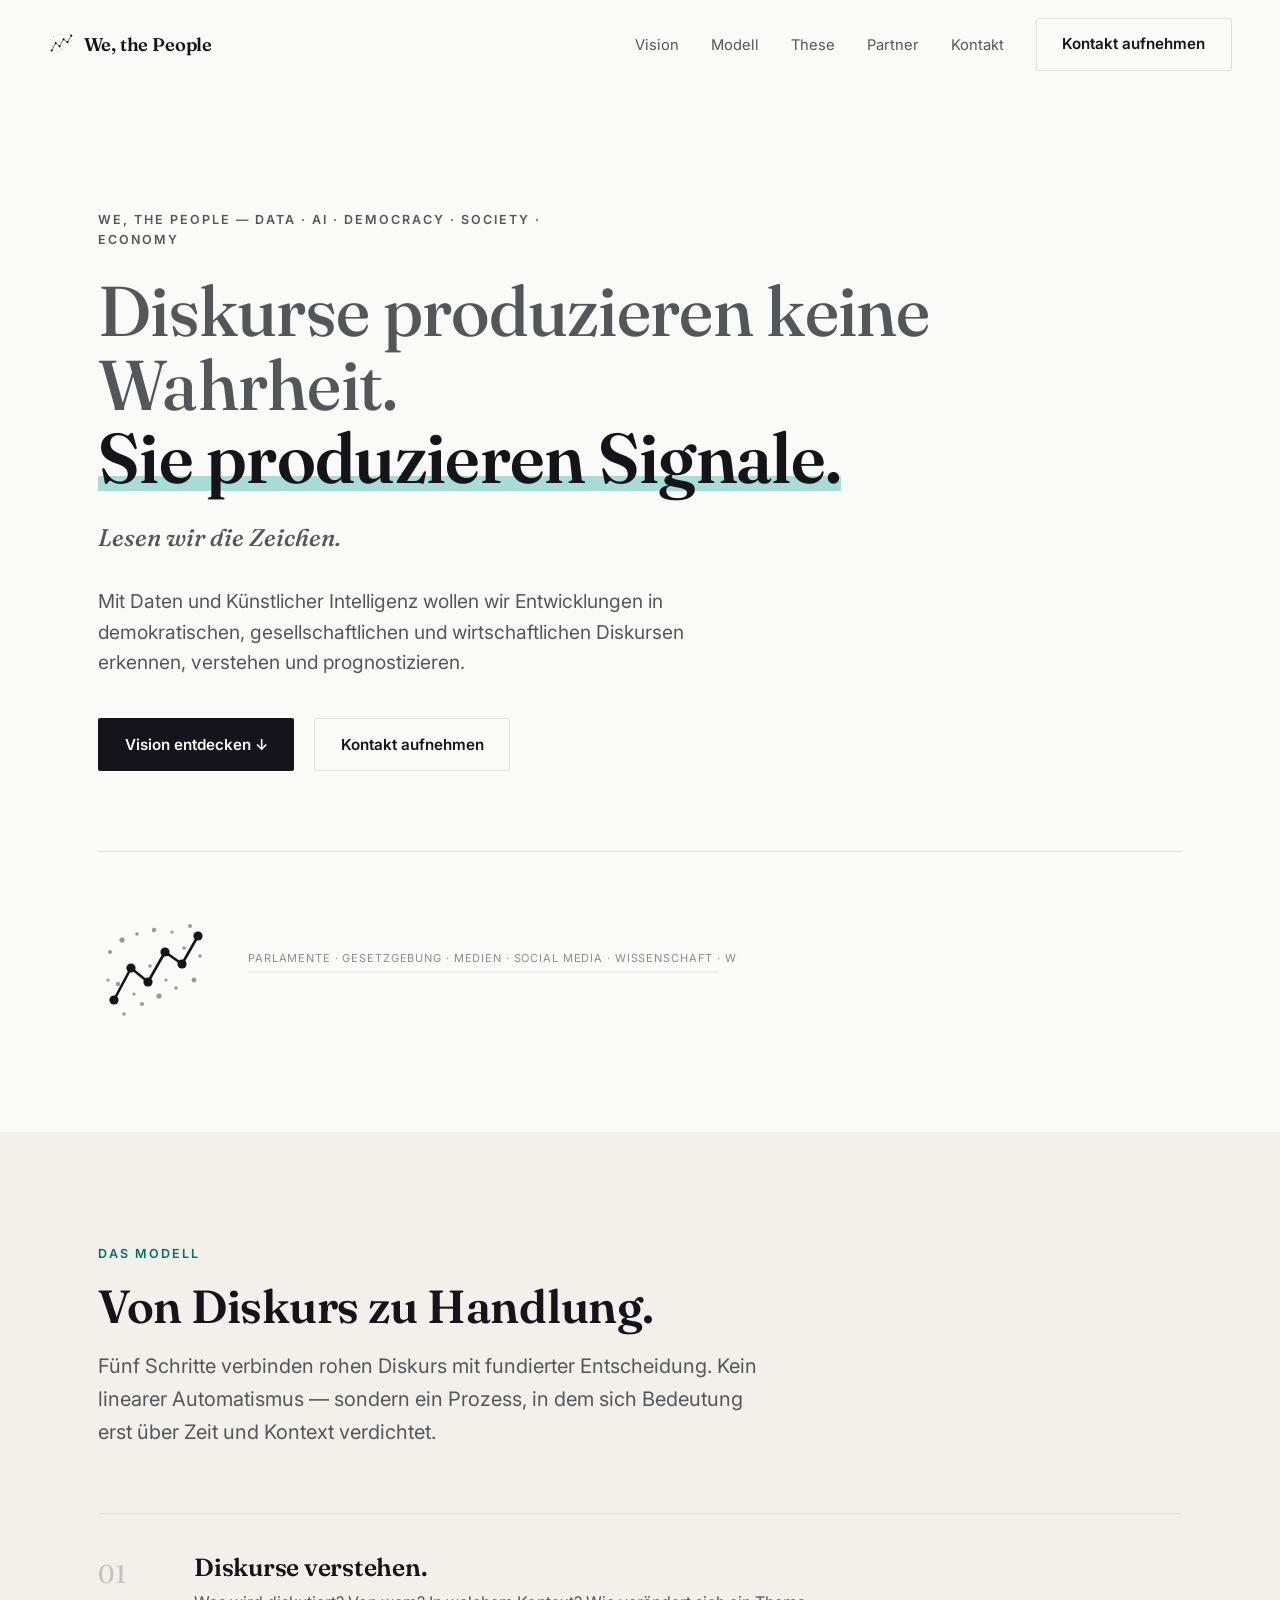
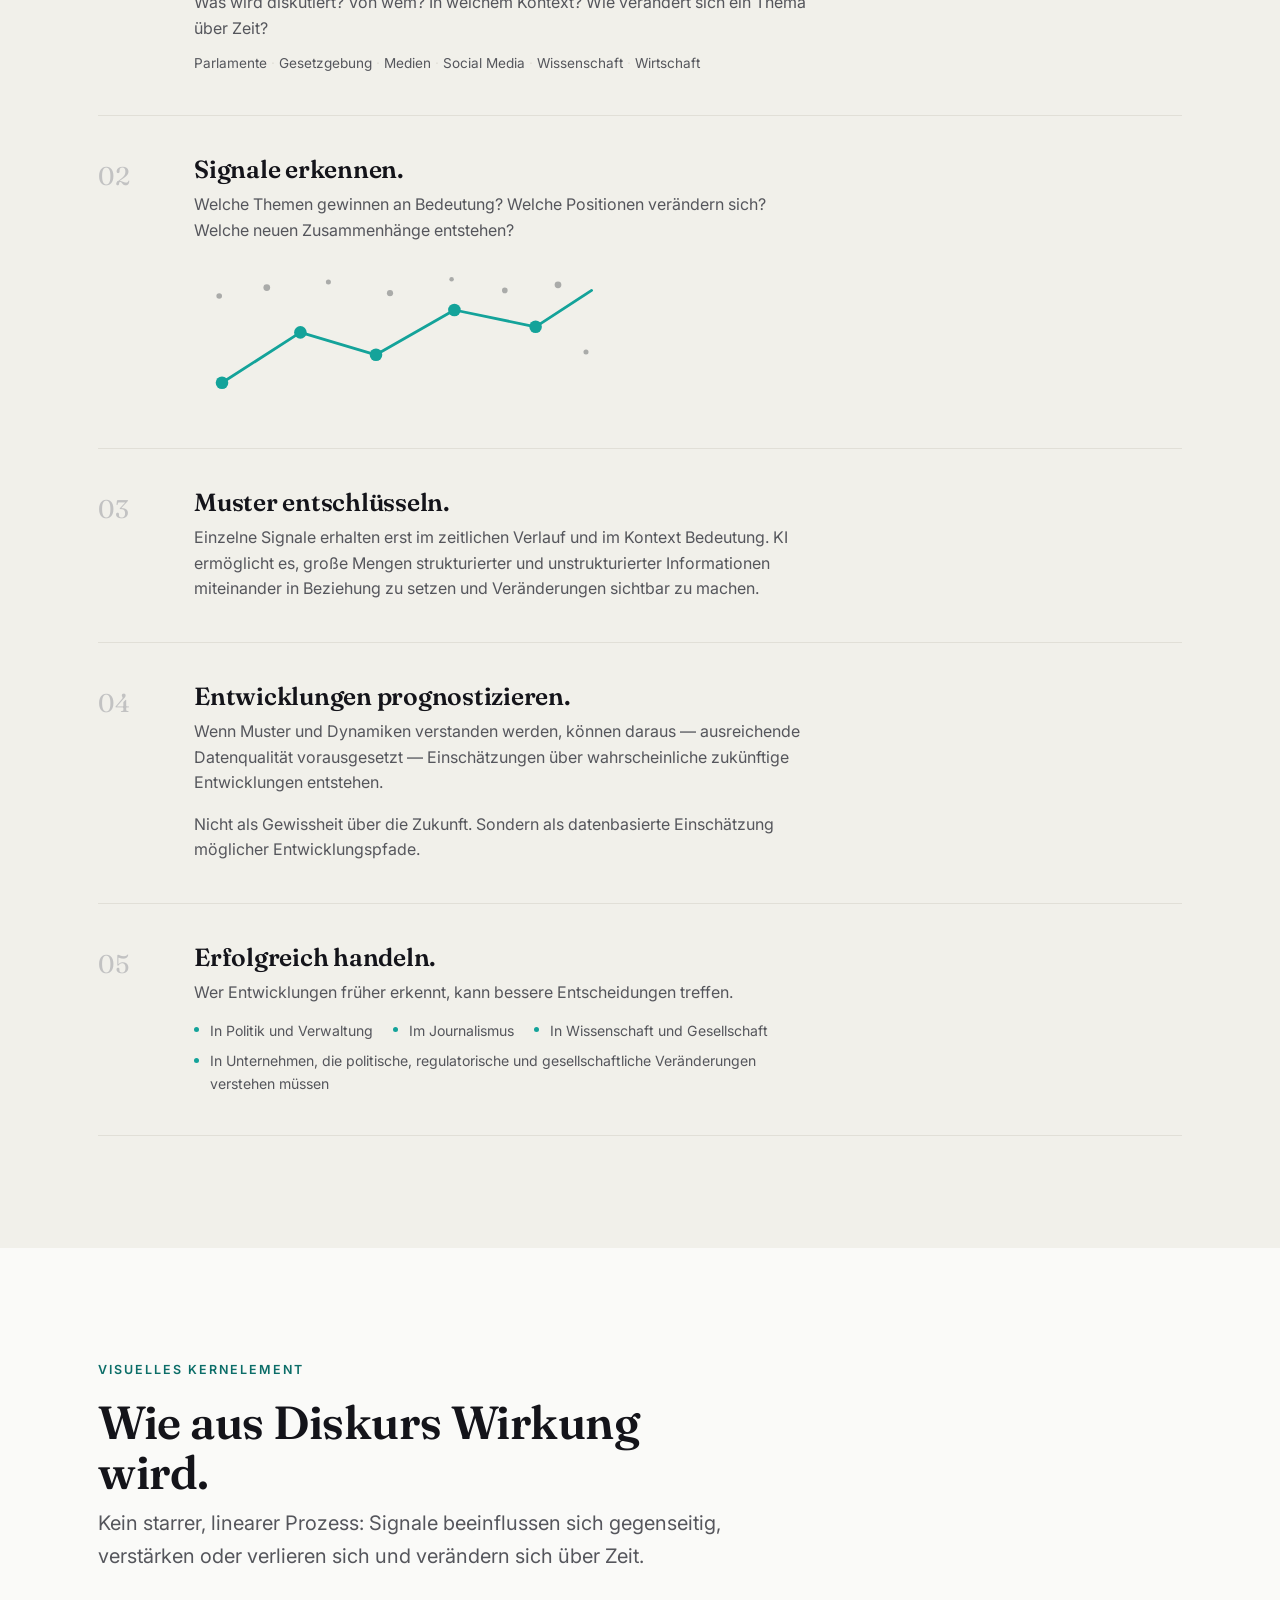
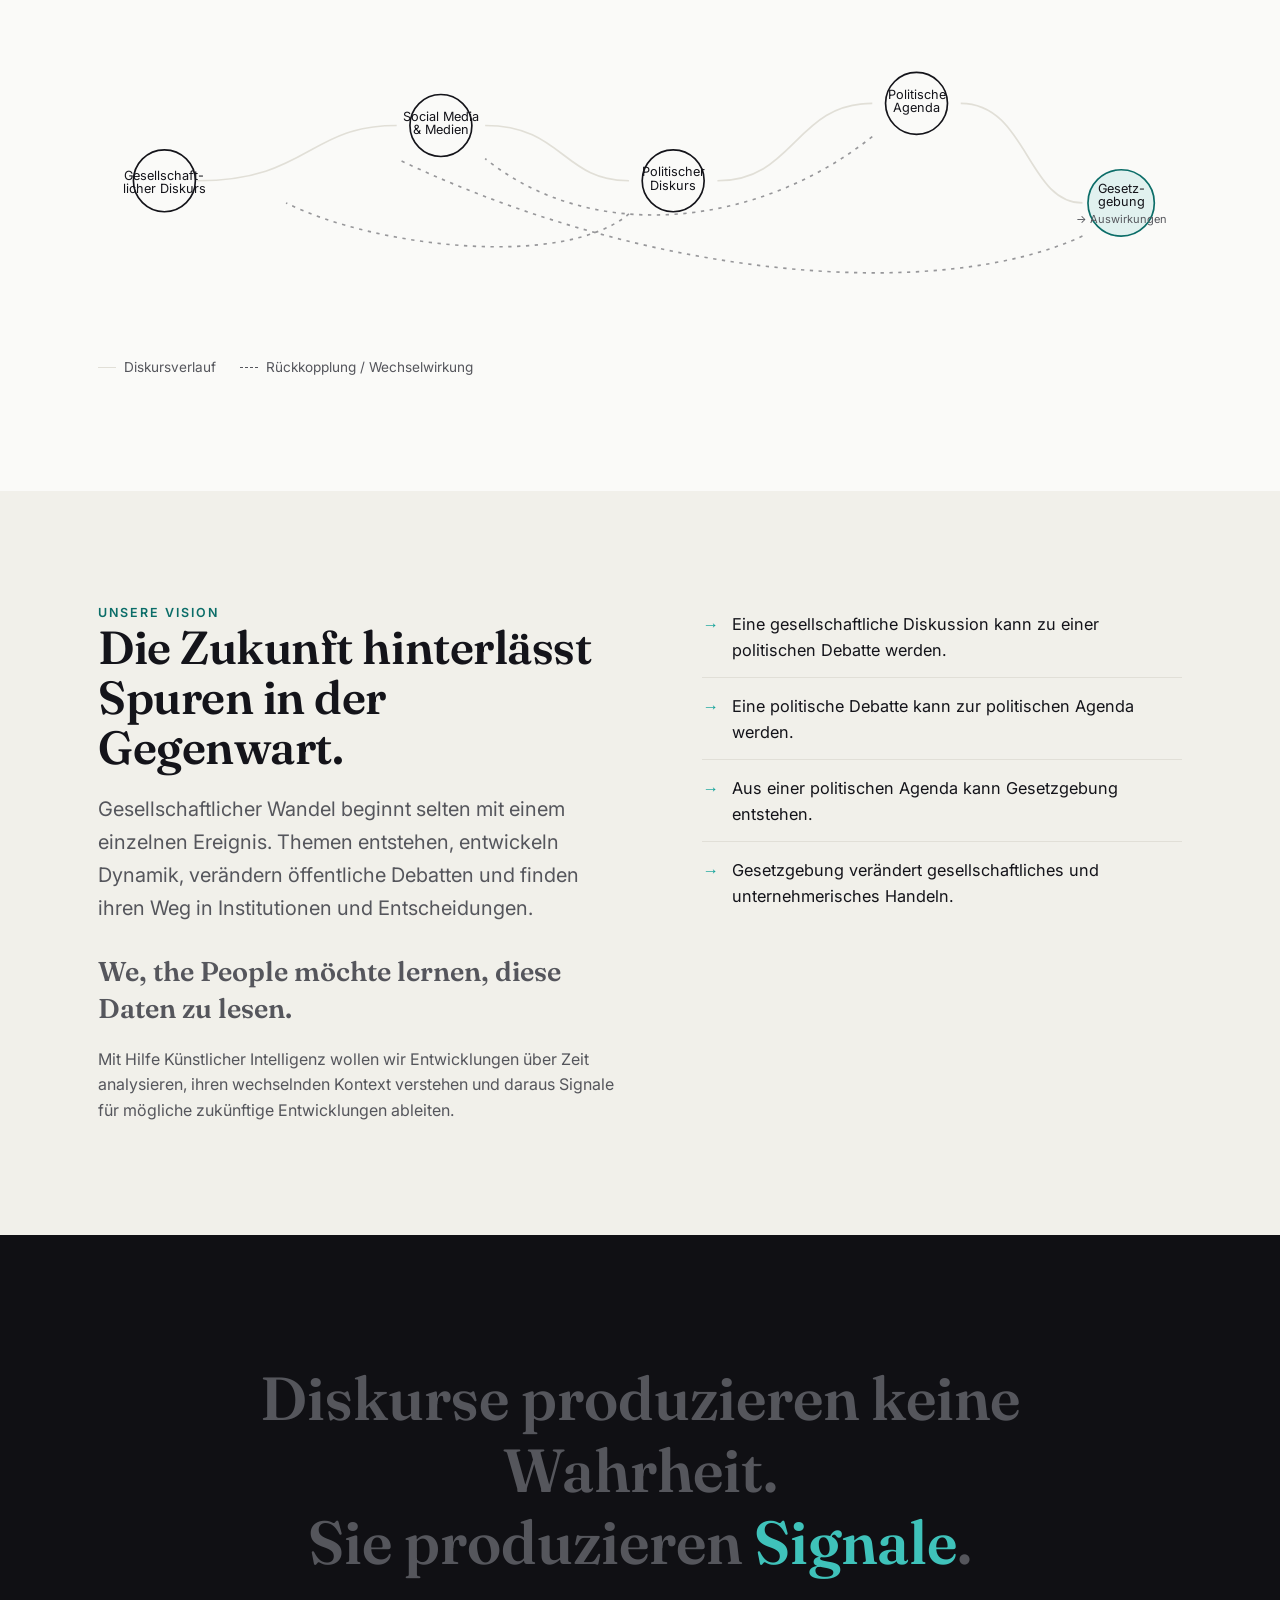
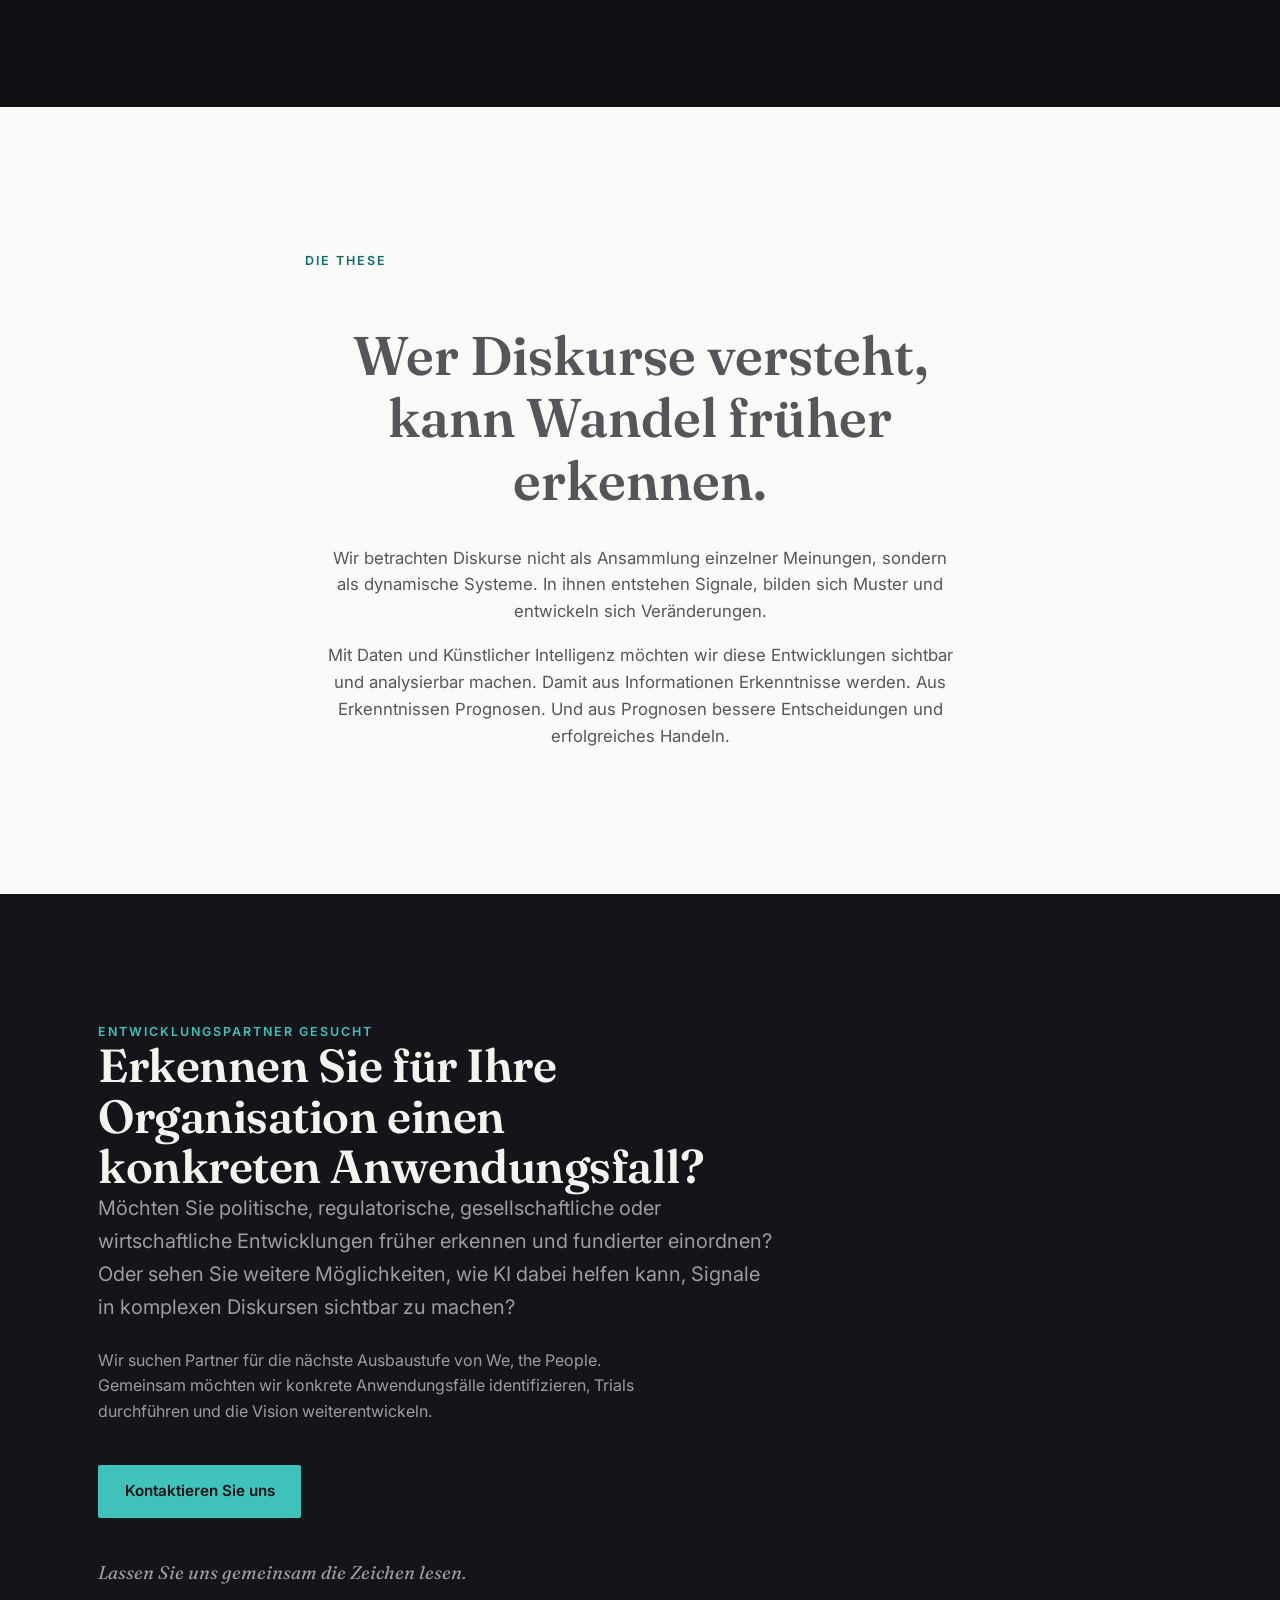
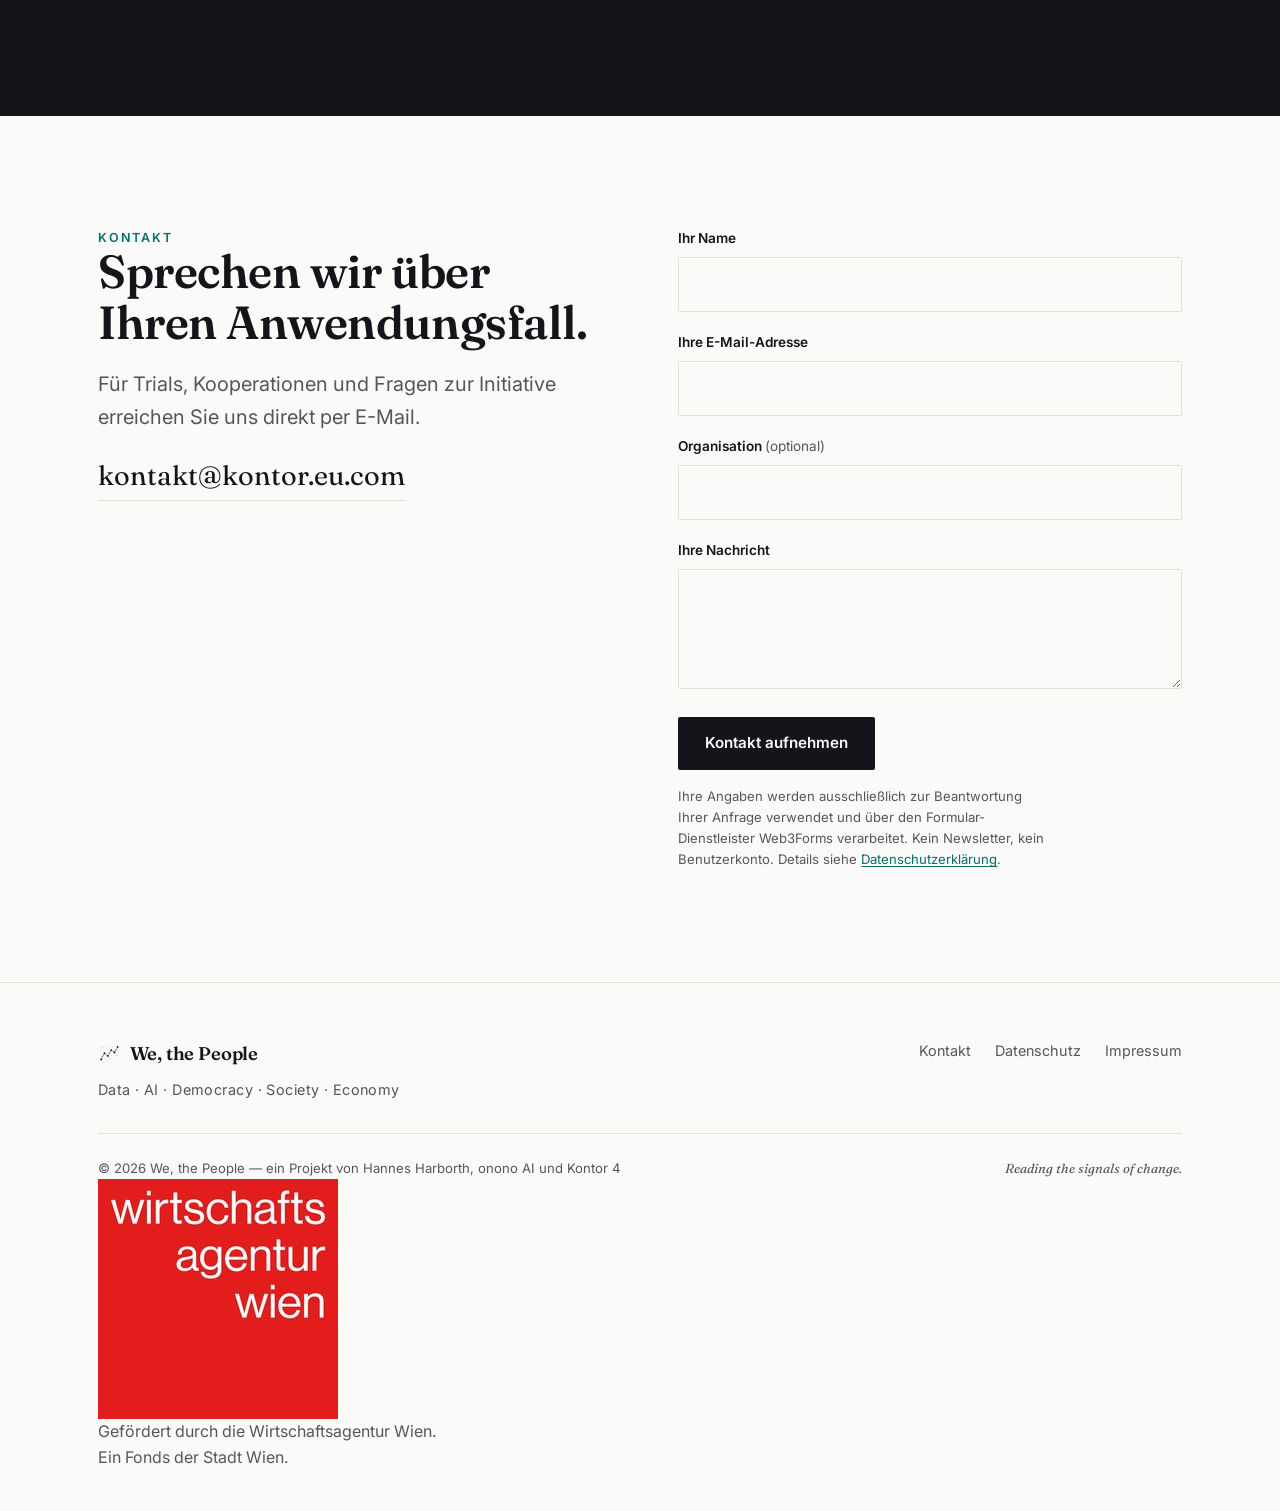
<file: index.html>
<!doctype html>
<html lang="de">
<head>
<meta charset="UTF-8">
<meta name="viewport" content="width=device-width, initial-scale=1">
<title>We, the People – Diskurse verstehen. Entwicklungen erkennen.</title>
<meta name="description" content="We, the People nutzt Daten und Künstliche Intelligenz, um Signale in demokratischen, gesellschaftlichen und wirtschaftlichen Diskursen zu erkennen, Entwicklungen zu verstehen und mögliche Veränderungen früher sichtbar zu machen.">
<link rel="canonical" href="https://www.projectppl.com/">

<!-- Open Graph -->
<meta property="og:type" content="website">
<meta property="og:site_name" content="We, the People">
<meta property="og:title" content="We, the People – Diskurse verstehen. Entwicklungen erkennen.">
<meta property="og:description" content="We, the People nutzt Daten und Künstliche Intelligenz, um Signale in demokratischen, gesellschaftlichen und wirtschaftlichen Diskursen zu erkennen, Entwicklungen zu verstehen und mögliche Veränderungen früher sichtbar zu machen.">
<meta property="og:url" content="https://www.projectppl.com/">
<meta property="og:image" content="https://www.projectppl.com/assets/img/og-image.png">
<meta property="og:image:width" content="1200">
<meta property="og:image:height" content="630">
<meta property="og:locale" content="de_DE">

<!-- Twitter -->
<meta name="twitter:card" content="summary_large_image">
<meta name="twitter:title" content="We, the People – Diskurse verstehen. Entwicklungen erkennen.">
<meta name="twitter:description" content="Diskurse produzieren keine Wahrheit. Sie produzieren Signale. Lesen wir die Zeichen.">
<meta name="twitter:image" content="https://www.projectppl.com/assets/img/og-image.png">

<meta name="robots" content="index, follow">
<meta name="theme-color" content="#FAFAF8">

<link rel="icon" href="/assets/img/favicon.svg" type="image/svg+xml">
<link rel="icon" href="/assets/img/favicon-32.png" sizes="32x32" type="image/png">
<link rel="apple-touch-icon" href="/assets/img/apple-touch-icon.png">
<link rel="manifest" href="/site.webmanifest">

<link rel="preconnect" href="https://fonts.googleapis.com">
<link rel="preconnect" href="https://fonts.gstatic.com" crossorigin>
<link href="https://fonts.googleapis.com/css2?family=Fraunces:ital,opsz,wght@0,9..144,500;0,9..144,600;0,9..144,700;1,9..144,500&family=Inter:wght@400;500;600;700&display=swap" rel="stylesheet">

<link rel="stylesheet" href="/assets/css/style.css">

<script type="application/ld+json">
{
  "@context": "https://schema.org",
  "@type": "Organization",
  "name": "We, the People",
  "url": "https://www.projectppl.com/",
  "logo": "https://www.projectppl.com/assets/img/icon-512.png",
  "description": "We, the People nutzt Daten und Künstliche Intelligenz, um Signale in demokratischen, gesellschaftlichen und wirtschaftlichen Diskursen zu erkennen und Entwicklungen zu verstehen.",
  "parentOrganization": {
    "@type": "Organization",
    "name": "Kontor 4 Projektentwicklung GmbH"
  }
}
</script>
</head>
<body>
<svg width="0" height="0" style="position:absolute" aria-hidden="true">
  <defs>
    <symbol id="icon-mark" viewBox="0 0 112 112">
      <path d="M 16.0 84.0 L 33.0 52.0 L 50.0 66.0 L 67.0 36.0 L 84.0 48.0 L 100.0 20.0" fill="none" stroke="currentColor" stroke-width="2.6" stroke-linecap="round" stroke-linejoin="round"/>
      <circle cx="12.0" cy="36.0" r="2.0" fill="currentColor" opacity="0.42"/>
      <circle cx="24.0" cy="24.0" r="2.6" fill="currentColor" opacity="0.42"/>
      <circle cx="39.0" cy="18.0" r="1.8" fill="currentColor" opacity="0.42"/>
      <circle cx="56.0" cy="14.0" r="2.2" fill="currentColor" opacity="0.42"/>
      <circle cx="74.0" cy="16.0" r="1.6" fill="currentColor" opacity="0.42"/>
      <circle cx="92.0" cy="10.0" r="2.0" fill="currentColor" opacity="0.42"/>
      <circle cx="102.0" cy="40.0" r="1.8" fill="currentColor" opacity="0.42"/>
      <circle cx="96.0" cy="64.0" r="2.4" fill="currentColor" opacity="0.42"/>
      <circle cx="78.0" cy="72.0" r="1.8" fill="currentColor" opacity="0.42"/>
      <circle cx="61.0" cy="80.0" r="2.6" fill="currentColor" opacity="0.42"/>
      <circle cx="44.0" cy="88.0" r="2.0" fill="currentColor" opacity="0.42"/>
      <circle cx="26.0" cy="98.0" r="1.8" fill="currentColor" opacity="0.42"/>
      <circle cx="10.0" cy="64.0" r="1.6" fill="currentColor" opacity="0.42"/>
      <circle cx="20.0" cy="68.0" r="2.2" fill="currentColor" opacity="0.42"/>
      <circle cx="36.0" cy="78.0" r="1.6" fill="currentColor" opacity="0.42"/>
      <circle cx="52.0" cy="50.0" r="1.8" fill="currentColor" opacity="0.42"/>
      <circle cx="68.0" cy="64.0" r="1.6" fill="currentColor" opacity="0.42"/>
      <circle cx="86.0" cy="32.0" r="1.8" fill="currentColor" opacity="0.42"/>
      <circle cx="16.0" cy="84.0" r="4.6" fill="currentColor"/>
      <circle cx="33.0" cy="52.0" r="4.6" fill="currentColor"/>
      <circle cx="50.0" cy="66.0" r="4.6" fill="currentColor"/>
      <circle cx="67.0" cy="36.0" r="4.6" fill="currentColor"/>
      <circle cx="84.0" cy="48.0" r="4.6" fill="currentColor"/>
      <circle cx="100.0" cy="20.0" r="4.6" fill="currentColor"/>
    </symbol>
  </defs>
</svg>

<a class="skip-link" href="#main">Zum Inhalt springen</a>

<header class="site-header" id="site-header">
  <a class="brand" href="/">
    <svg class="brand__mark" viewBox="0 0 112 112" aria-hidden="true"><use href="#icon-mark"></use></svg>
    <span class="brand__word">We, the People</span>
  </a>
  <nav class="main-nav" id="main-nav" aria-label="Hauptnavigation">
    <ul class="main-nav__list">
      <li><a href="#vision">Vision</a></li>
      <li><a href="#modell">Modell</a></li>
      <li><a href="#these">These</a></li>
      <li><a href="#partner">Partner</a></li>
      <li><a href="#kontakt">Kontakt</a></li>
    </ul>
    <a class="btn btn--ghost main-nav__cta" href="#kontakt">Kontakt aufnehmen</a>
    <button class="nav-toggle" id="nav-toggle" aria-expanded="false" aria-controls="main-nav" aria-label="Menü öffnen">
      <span class="nav-toggle__bar"></span>
      <span class="nav-toggle__bar"></span>
      <span class="nav-toggle__bar"></span>
    </button>
  </nav>
</header>

<main id="main">

  <!-- ============ HERO ============ -->
  <section class="hero">
    <div class="container">
      <div class="hero__inner">
        <p class="eyebrow hero__eyebrow">We, the People — Data · AI · Democracy · Society · Economy</p>
        <h1 class="hero__headline">
          <span class="line line--muted">Diskurse produzieren keine Wahrheit.</span>
          <span class="line line--signal">Sie produzieren Signale.</span>
        </h1>
        <p class="hero__kicker">Lesen wir die Zeichen.</p>
        <p class="hero__lede">Mit Daten und Künstlicher Intelligenz wollen wir Entwicklungen in demokratischen, gesellschaftlichen und wirtschaftlichen Diskursen erkennen, verstehen und prognostizieren.</p>
        <div class="hero__actions">
          <a class="btn btn--primary" href="#vision">Vision entdecken ↓</a>
          <a class="btn btn--ghost" href="#kontakt">Kontakt aufnehmen</a>
        </div>
      </div>

      <div class="hero__visual" aria-hidden="true">
        <svg class="hero__signal-svg" viewBox="0 0 640 160" role="img" aria-hidden="true">
          <use href="#icon-mark" x="0" y="24" width="112" height="112"></use>
          <line x1="150" y1="80" x2="620" y2="80" stroke="var(--line, #E1DFD7)" stroke-width="1"></line>
          <text x="150" y="70" font-family="Inter, sans-serif" font-size="11" fill="#8B8C92" letter-spacing="0.08em">PARLAMENTE · GESETZGEBUNG · MEDIEN · SOCIAL MEDIA · WISSENSCHAFT · WIRTSCHAFT</text>
        </svg>
      </div>
    </div>
  </section>

  <!-- ============ PROCESS: Von Diskurs zu Handlung ============ -->
  <section class="process" id="modell">
    <div class="container">
      <div class="section-head">
        <p class="eyebrow eyebrow--accent">Das Modell</p>
        <h2>Von Diskurs zu Handlung.</h2>
        <p class="lede">Fünf Schritte verbinden rohen Diskurs mit fundierter Entscheidung. Kein linearer Automatismus — sondern ein Prozess, in dem sich Bedeutung erst über Zeit und Kontext verdichtet.</p>
      </div>

      <div class="process-steps">

        <article class="process-step">
          <span class="process-step__index">01</span>
          <div class="process-step__body">
            <h3>Diskurse verstehen.</h3>
            <p>Was wird diskutiert? Von wem? In welchem Kontext? Wie verändert sich ein Thema über Zeit?</p>
            <p class="process__sources">
              <span>Parlamente</span><span>Gesetzgebung</span><span>Medien</span><span>Social Media</span><span>Wissenschaft</span><span>Wirtschaft</span>
            </p>
          </div>
        </article>

        <article class="process-step">
          <span class="process-step__index">02</span>
          <div class="process-step__body">
            <h3>Signale erkennen.</h3>
            <p>Welche Themen gewinnen an Bedeutung? Welche Positionen verändern sich? Welche neuen Zusammenhänge entstehen?</p>
            <svg class="signal-canvas js-reveal-canvas" viewBox="0 0 300 100" aria-hidden="true">
              <circle class="noise-dot" cx="18" cy="20" r="2"></circle>
              <circle class="noise-dot" cx="52" cy="14" r="2.4"></circle>
              <circle class="noise-dot" cx="96" cy="10" r="1.8"></circle>
              <circle class="noise-dot" cx="140" cy="18" r="2.2"></circle>
              <circle class="noise-dot" cx="184" cy="8" r="1.6"></circle>
              <circle class="noise-dot" cx="222" cy="16" r="2"></circle>
              <circle class="noise-dot" cx="260" cy="12" r="2.4"></circle>
              <circle class="noise-dot" cx="280" cy="60" r="1.8"></circle>
              <path class="signal-line" d="M 20 82 L 76 46 L 130 62 L 186 30 L 244 42 L 284 16"></path>
              <circle class="signal-dot" cx="20" cy="82" r="4.5"></circle>
              <circle class="signal-dot" cx="76" cy="46" r="4.5"></circle>
              <circle class="signal-dot" cx="130" cy="62" r="4.5"></circle>
              <circle class="signal-dot" cx="186" cy="30" r="4.5"></circle>
              <circle class="signal-dot" cx="244" cy="42" r="4.5"></circle>
            </svg>
          </div>
        </article>

        <article class="process-step">
          <span class="process-step__index">03</span>
          <div class="process-step__body">
            <h3>Muster entschlüsseln.</h3>
            <p>Einzelne Signale erhalten erst im zeitlichen Verlauf und im Kontext Bedeutung. KI ermöglicht es, große Mengen strukturierter und unstrukturierter Informationen miteinander in Beziehung zu setzen und Veränderungen sichtbar zu machen.</p>
          </div>
        </article>

        <article class="process-step">
          <span class="process-step__index">04</span>
          <div class="process-step__body">
            <h3>Entwicklungen prognostizieren.</h3>
            <p>Wenn Muster und Dynamiken verstanden werden, können daraus — ausreichende Datenqualität vorausgesetzt — Einschätzungen über wahrscheinliche zukünftige Entwicklungen entstehen.</p>
            <p>Nicht als Gewissheit über die Zukunft. Sondern als datenbasierte Einschätzung möglicher Entwicklungspfade.</p>
          </div>
        </article>

        <article class="process-step">
          <span class="process-step__index">05</span>
          <div class="process-step__body">
            <h3>Erfolgreich handeln.</h3>
            <p>Wer Entwicklungen früher erkennt, kann bessere Entscheidungen treffen.</p>
            <p class="process-step__questions">
              <span>In Politik und Verwaltung</span>
              <span>Im Journalismus</span>
              <span>In Wissenschaft und Gesellschaft</span>
              <span>In Unternehmen, die politische, regulatorische und gesellschaftliche Veränderungen verstehen müssen</span>
            </p>
          </div>
        </article>

      </div>
    </div>
  </section>

  <!-- ============ VISUAL CORE: Pipeline diagram ============ -->
  <section class="pipeline" id="signalmodell" aria-labelledby="pipeline-heading">
    <div class="container">
      <div class="section-head">
        <p class="eyebrow eyebrow--accent">Visuelles Kernelement</p>
        <h2 id="pipeline-heading">Wie aus Diskurs Wirkung wird.</h2>
        <p class="lede pipeline__note">Kein starrer, linearer Prozess: Signale beeinflussen sich gegenseitig, verstärken oder verlieren sich und verändern sich über Zeit.</p>
      </div>

      <div class="pipeline__diagram-wrap">
        <svg class="pipeline__svg js-pipeline" viewBox="0 0 980 260" role="img" aria-label="Diagramm: gesellschaftlicher Diskurs führt über Social Media und Medien, politischen Diskurs und politische Agenda zu Gesetzgebung und gesellschaftlichen bzw. wirtschaftlichen Auswirkungen. Rückkopplungen verbinden spätere mit früheren Stufen.">
          <!-- forward links -->
          <path class="p-link" d="M 90 130 C 190 130, 190 80, 270 80"></path>
          <path class="p-link" d="M 350 80 C 420 80, 420 130, 480 130"></path>
          <path class="p-link" d="M 560 130 C 630 130, 630 60, 700 60"></path>
          <path class="p-link" d="M 780 60 C 840 60, 840 150, 890 150"></path>
          <!-- feedback / cross links -->
          <path class="p-link p-link--feedback" d="M 700 90 C 600 170, 450 190, 350 110"></path>
          <path class="p-link p-link--feedback" d="M 890 180 C 760 240, 500 220, 270 110"></path>
          <path class="p-link p-link--feedback" d="M 480 160 C 420 210, 250 190, 170 150"></path>

          <!-- traveling pulses -->
          <circle class="p-pulse" r="3.5" style="offset-path: path('M 90 130 C 190 130, 190 80, 270 80'); animation-delay: 0s;"></circle>
          <circle class="p-pulse" r="3.5" style="offset-path: path('M 350 80 C 420 80, 420 130, 480 130'); animation-delay: 1.4s;"></circle>
          <circle class="p-pulse" r="3.5" style="offset-path: path('M 560 130 C 630 130, 630 60, 700 60'); animation-delay: 2.8s;"></circle>
          <circle class="p-pulse" r="3.5" style="offset-path: path('M 780 60 C 840 60, 840 150, 890 150'); animation-delay: 4.2s;"></circle>

          <!-- nodes -->
          <g class="p-node">
            <circle cx="60" cy="130" r="28"></circle>
            <text x="60" y="129" text-anchor="middle">Gesellschaft-</text>
            <text x="60" y="141" text-anchor="middle">licher Diskurs</text>
          </g>
          <g class="p-node">
            <circle cx="310" cy="80" r="28"></circle>
            <text x="310" y="76" text-anchor="middle">Social Media</text>
            <text x="310" y="88" text-anchor="middle">&amp; Medien</text>
          </g>
          <g class="p-node">
            <circle cx="520" cy="130" r="28"></circle>
            <text x="520" y="126" text-anchor="middle">Politischer</text>
            <text x="520" y="138" text-anchor="middle">Diskurs</text>
          </g>
          <g class="p-node">
            <circle cx="740" cy="60" r="28"></circle>
            <text x="740" y="56" text-anchor="middle">Politische</text>
            <text x="740" y="68" text-anchor="middle">Agenda</text>
          </g>
          <g class="p-node is-accent">
            <circle cx="925" cy="150" r="30"></circle>
            <text x="925" y="141" text-anchor="middle">Gesetz-</text>
            <text x="925" y="153" text-anchor="middle">gebung</text>
            <text x="925" y="168" text-anchor="middle" class="p-node__sub">→ Auswirkungen</text>
          </g>
        </svg>
      </div>

      <div class="pipeline__legend">
        <span><span class="swatch" aria-hidden="true"></span> Diskursverlauf</span>
        <span><span class="swatch swatch--feedback" aria-hidden="true"></span> Rückkopplung / Wechselwirkung</span>
      </div>
    </div>
  </section>

  <!-- ============ VISION ============ -->
  <section class="vision" id="vision">
    <div class="container">
      <div class="vision__grid">
        <div>
          <p class="eyebrow eyebrow--accent">Unsere Vision</p>
          <h2>Die Zukunft hinterlässt Spuren in der Gegenwart.</h2>
          <p class="lede" style="margin-top:1.25rem;">Gesellschaftlicher Wandel beginnt selten mit einem einzelnen Ereignis. Themen entstehen, entwickeln Dynamik, verändern öffentliche Debatten und finden ihren Weg in Institutionen und Entscheidungen.</p>
          <p class="vision__statement">We, the People möchte lernen, diese Daten zu lesen.</p>
          <p style="margin-top:1.25rem;">Mit Hilfe Künstlicher Intelligenz wollen wir Entwicklungen über Zeit analysieren, ihren wechselnden Kontext verstehen und daraus Signale für mögliche zukünftige Entwicklungen ableiten.</p>
        </div>
        <div class="fade-in">
          <ul class="vision__chain">
            <li class="vision__chain-item"><span class="chain-arrow">→</span> Eine gesellschaftliche Diskussion kann zu einer politischen Debatte werden.</li>
            <li class="vision__chain-item"><span class="chain-arrow">→</span> Eine politische Debatte kann zur politischen Agenda werden.</li>
            <li class="vision__chain-item"><span class="chain-arrow">→</span> Aus einer politischen Agenda kann Gesetzgebung entstehen.</li>
            <li class="vision__chain-item"><span class="chain-arrow">→</span> Gesetzgebung verändert gesellschaftliches und unternehmerisches Handeln.</li>
          </ul>
        </div>
      </div>
    </div>
  </section>

  <!-- ============ CLAIM (strongest visual statement) ============ -->
  <section class="claim">
    <div class="container">
      <p class="claim__text">Diskurse produzieren keine Wahrheit.<br>Sie produzieren <span class="bright">Signale</span>.</p>
    </div>
  </section>

  <!-- ============ THESIS ============ -->
  <section class="thesis" id="these">
    <div class="container">
      <p class="eyebrow eyebrow--accent">Die These</p>
      <p class="thesis__statement">Wer Diskurse versteht, kann Wandel früher erkennen.</p>
      <div class="thesis__body">
        <p>Wir betrachten Diskurse nicht als Ansammlung einzelner Meinungen, sondern als dynamische Systeme. In ihnen entstehen Signale, bilden sich Muster und entwickeln sich Veränderungen.</p>
        <p>Mit Daten und Künstlicher Intelligenz möchten wir diese Entwicklungen sichtbar und analysierbar machen. Damit aus Informationen Erkenntnisse werden. Aus Erkenntnissen Prognosen. Und aus Prognosen bessere Entscheidungen und erfolgreiches Handeln.</p>
      </div>
    </div>
  </section>

  <!-- ============ PARTNER ============ -->
  <section class="partner" id="partner">
    <div class="container">
      <p class="eyebrow">Entwicklungspartner gesucht</p>
      <h2>Erkennen Sie für Ihre Organisation einen konkreten Anwendungsfall?</h2>
      <p class="lede">Möchten Sie politische, regulatorische, gesellschaftliche oder wirtschaftliche Entwicklungen früher erkennen und fundierter einordnen? Oder sehen Sie weitere Möglichkeiten, wie KI dabei helfen kann, Signale in komplexen Diskursen sichtbar zu machen?</p>
      <div class="partner__questions">
        <p>Wir suchen Partner für die nächste Ausbaustufe von We, the People. Gemeinsam möchten wir konkrete Anwendungsfälle identifizieren, Trials durchführen und die Vision weiterentwickeln.</p>
      </div>
      <div class="partner__actions">
        <a class="btn btn--on-dark" href="#kontakt">Kontaktieren Sie uns</a>
      </div>
      <p class="partner__tagline">Lassen Sie uns gemeinsam die Zeichen lesen.</p>
    </div>
  </section>

  <!-- ============ CONTACT ============ -->
  <section class="contact" id="kontakt">
    <div class="container">
      <div class="contact__grid">
        <div>
          <p class="eyebrow eyebrow--accent">Kontakt</p>
          <h2>Sprechen wir über Ihren Anwendungsfall.</h2>
          <p class="lede" style="margin-top:1.25rem;">Für Trials, Kooperationen und Fragen zur Initiative erreichen Sie uns direkt per E-Mail.</p>
          <a class="contact__email" href="mailto:kontakt@kontor.eu.com">kontakt@kontor.eu.com</a>
        </div>

        <div>
          <form id="contact-form" action="https://api.web3forms.com/submit" method="POST" novalidate>
            <input type="hidden" name="access_key" value="bd847893-ec6b-4022-b22e-0f1d426cb6a1">
            <input type="hidden" name="subject" value="Neue Kontaktanfrage — We, the People">
            <input type="hidden" name="from_name" value="We, the People – Website">
            <input type="checkbox" name="botcheck" class="hp-field" tabindex="-1" autocomplete="off">

            <div class="form-field">
              <label for="name">Ihr Name</label>
              <input type="text" id="name" name="name" required autocomplete="name">
            </div>

            <div class="form-field">
              <label for="email">Ihre E-Mail-Adresse</label>
              <input type="email" id="email" name="email" required autocomplete="email">
            </div>

            <div class="form-field">
              <label for="organisation">Organisation <span style="font-weight:400;color:var(--muted);">(optional)</span></label>
              <input type="text" id="organisation" name="organisation" autocomplete="organization">
            </div>

            <div class="form-field">
              <label for="message">Ihre Nachricht</label>
              <textarea id="message" name="message" required></textarea>
            </div>

            <button class="btn btn--primary" type="submit">Kontakt aufnehmen</button>

            <p class="form-note">Ihre Angaben werden ausschließlich zur Beantwortung Ihrer Anfrage verwendet und über den Formular-Dienstleister Web3Forms verarbeitet. Kein Newsletter, kein Benutzerkonto. Details siehe <a href="/datenschutz.html">Datenschutzerklärung</a>.</p>

            <p class="form-status" id="form-status" role="status" aria-live="polite"></p>
          </form>
        </div>
      </div>
    </div>
  </section>

</main>

<footer class="site-footer">
  <div class="container">
    <div class="site-footer__top">
      <div>
        <div class="site-footer__brand">
          <svg class="brand__mark" viewBox="0 0 112 112" aria-hidden="true"><use href="#icon-mark"></use></svg>
          <span class="brand__word">We, the People</span>
        </div>
        <p class="site-footer__tagline" style="margin-top:0.6rem;">Data · AI · Democracy · Society · Economy</p>
      </div>
      <nav class="site-footer__nav" aria-label="Footer-Navigation">
        <a href="#kontakt">Kontakt</a>
        <a href="/datenschutz.html">Datenschutz</a>
        <a href="/impressum.html">Impressum</a>
      </nav>
    </div>
    <div class="site-footer__bottom">
      <span class="site-footer__credit">© <span id="year">2026</span> We, the People — ein Projekt von Hannes Harborth, onono AI und Kontor 4</span>
      <span class="site-footer__quote">Reading the signals of change.</span>
    </div>
    <div class="site-footer__funding">
      <img src="/assets/img/wirtschaftsagentur-wien-logo.jpg" alt="Logo der Wirtschaftsagentur Wien" width="240" height="240" loading="lazy">
      <p>Gefördert durch die Wirtschaftsagentur Wien.<br>Ein Fonds der Stadt Wien.</p>
    </div>
  </div>
</footer>

<script src="/assets/js/main.js" defer></script>
</body>
</html>
</file>
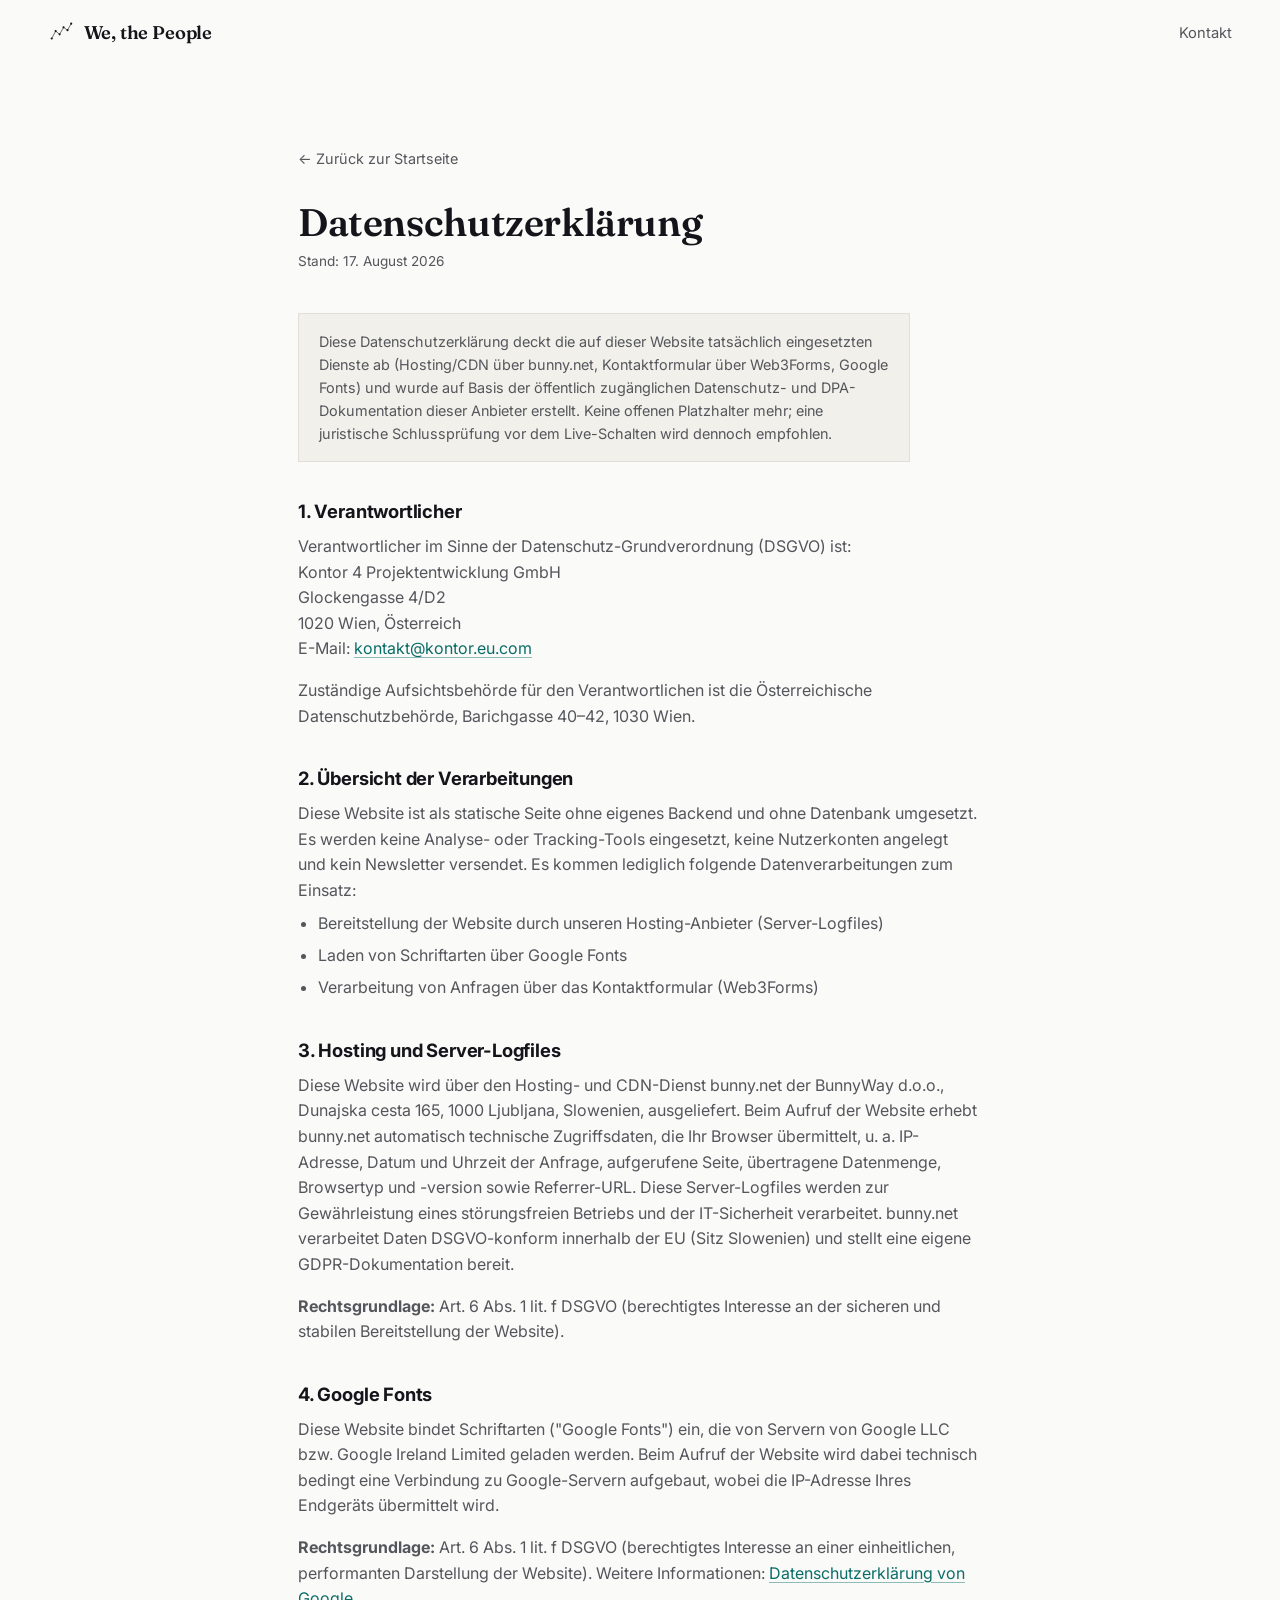
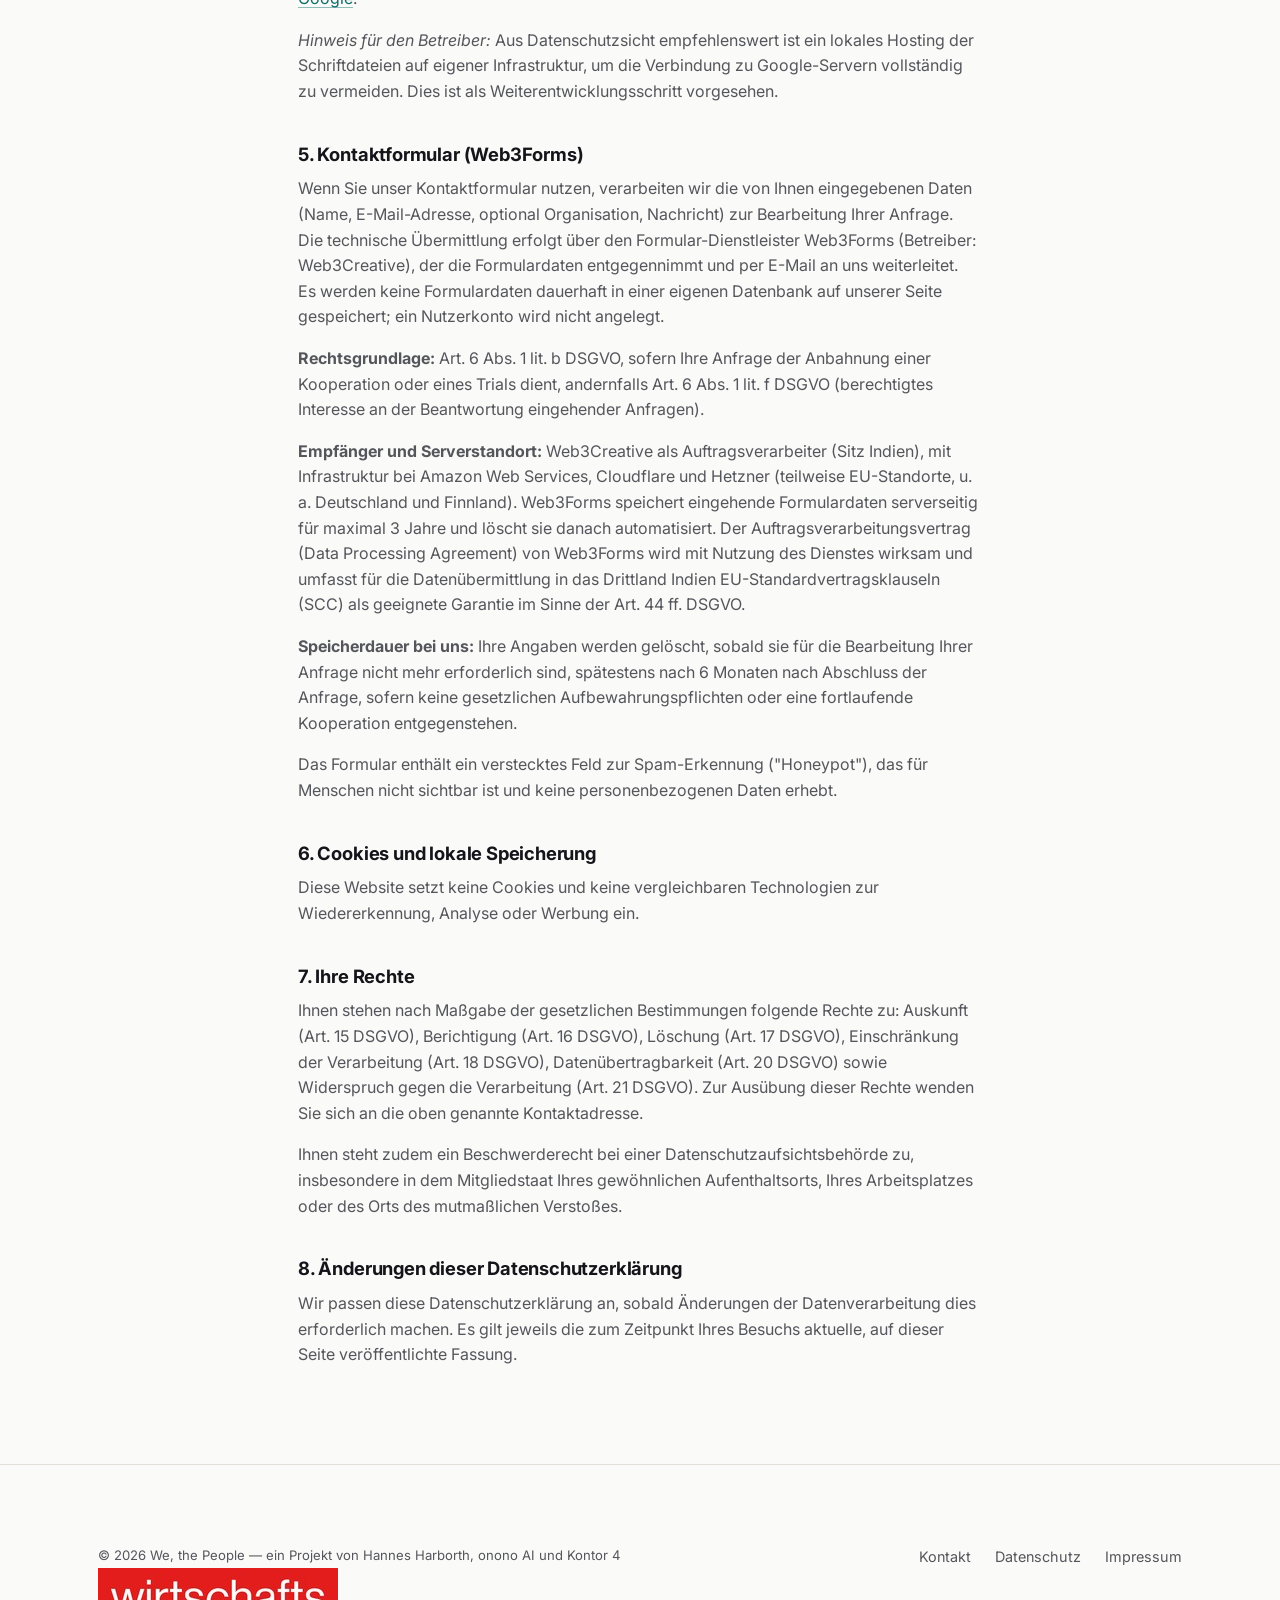
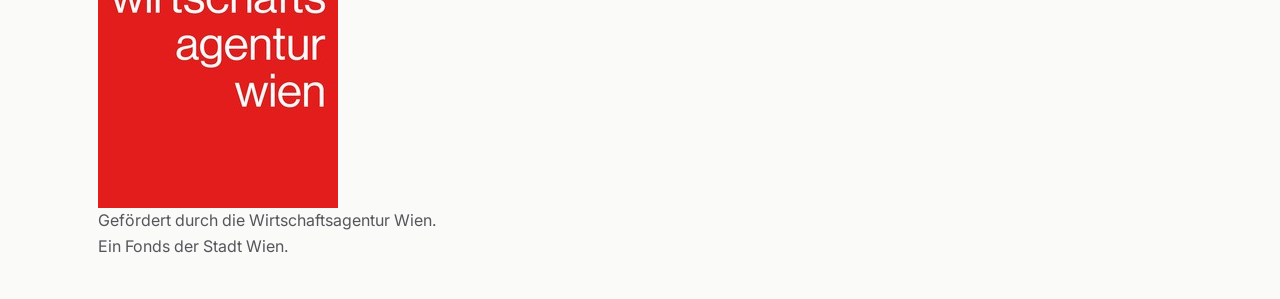
<file: datenschutz.html>
<!doctype html>
<html lang="de">
<head>
<meta charset="UTF-8">
<meta name="viewport" content="width=device-width, initial-scale=1">
<title>Datenschutzerklärung – We, the People</title>
<meta name="description" content="Datenschutzerklärung von We, the People, einem Projekt der Kontor 4 Projektentwicklung GmbH.">
<meta name="robots" content="noindex, follow">
<link rel="canonical" href="https://www.projectppl.com/datenschutz.html">
<link rel="icon" href="/assets/img/favicon.svg" type="image/svg+xml">
<link rel="preconnect" href="https://fonts.googleapis.com">
<link rel="preconnect" href="https://fonts.gstatic.com" crossorigin>
<link href="https://fonts.googleapis.com/css2?family=Fraunces:ital,opsz,wght@0,9..144,500;0,9..144,600;0,9..144,700;1,9..144,500&family=Inter:wght@400;500;600;700&display=swap" rel="stylesheet">
<link rel="stylesheet" href="/assets/css/style.css">
</head>
<body>
<a class="skip-link" href="#main">Zum Inhalt springen</a>
<header class="site-header">
  <a class="brand" href="/">
    <svg class="brand__mark" viewBox="0 0 112 112" aria-hidden="true">
      <path d="M 16.0 84.0 L 33.0 52.0 L 50.0 66.0 L 67.0 36.0 L 84.0 48.0 L 100.0 20.0" fill="none" stroke="currentColor" stroke-width="2.6" stroke-linecap="round" stroke-linejoin="round"/>
      <circle cx="16.0" cy="84.0" r="4.6" fill="currentColor"/><circle cx="33.0" cy="52.0" r="4.6" fill="currentColor"/><circle cx="50.0" cy="66.0" r="4.6" fill="currentColor"/><circle cx="67.0" cy="36.0" r="4.6" fill="currentColor"/><circle cx="84.0" cy="48.0" r="4.6" fill="currentColor"/><circle cx="100.0" cy="20.0" r="4.6" fill="currentColor"/>
    </svg>
    <span class="brand__word">We, the People</span>
  </a>
  <nav class="main-nav" aria-label="Hauptnavigation">
    <ul class="main-nav__list"><li><a href="/#kontakt">Kontakt</a></li></ul>
  </nav>
</header>

<main id="main">
  <section class="legal">
    <div class="container container--narrow">
      <a class="legal__back" href="/">← Zurück zur Startseite</a>
      <h1>Datenschutzerklärung</h1>
      <p class="legal__updated">Stand: 17. August 2026</p>

      <div class="legal__notice">
        Diese Datenschutzerklärung deckt die auf dieser Website tatsächlich eingesetzten Dienste ab (Hosting/CDN über bunny.net, Kontaktformular über Web3Forms, Google Fonts) und wurde auf Basis der öffentlich zugänglichen Datenschutz- und DPA-Dokumentation dieser Anbieter erstellt. Keine offenen Platzhalter mehr; eine juristische Schlussprüfung vor dem Live-Schalten wird dennoch empfohlen.
      </div>

      <h2>1. Verantwortlicher</h2>
      <p>
        Verantwortlicher im Sinne der Datenschutz-Grundverordnung (DSGVO) ist:<br>
        Kontor 4 Projektentwicklung GmbH<br>
        Glockengasse 4/D2<br>
        1020 Wien, Österreich<br>
        E-Mail: <a class="link-inline" href="mailto:kontakt@kontor.eu.com">kontakt@kontor.eu.com</a>
      </p>
      <p>Zuständige Aufsichtsbehörde für den Verantwortlichen ist die Österreichische Datenschutzbehörde, Barichgasse 40–42, 1030 Wien.</p>

      <h2>2. Übersicht der Verarbeitungen</h2>
      <p>Diese Website ist als statische Seite ohne eigenes Backend und ohne Datenbank umgesetzt. Es werden keine Analyse- oder Tracking-Tools eingesetzt, keine Nutzerkonten angelegt und kein Newsletter versendet. Es kommen lediglich folgende Datenverarbeitungen zum Einsatz:</p>
      <ul>
        <li>Bereitstellung der Website durch unseren Hosting-Anbieter (Server-Logfiles)</li>
        <li>Laden von Schriftarten über Google Fonts</li>
        <li>Verarbeitung von Anfragen über das Kontaktformular (Web3Forms)</li>
      </ul>

      <h2>3. Hosting und Server-Logfiles</h2>
      <p>Diese Website wird über den Hosting- und CDN-Dienst bunny.net der BunnyWay d.o.o., Dunajska cesta 165, 1000 Ljubljana, Slowenien, ausgeliefert. Beim Aufruf der Website erhebt bunny.net automatisch technische Zugriffsdaten, die Ihr Browser übermittelt, u. a. IP-Adresse, Datum und Uhrzeit der Anfrage, aufgerufene Seite, übertragene Datenmenge, Browsertyp und -version sowie Referrer-URL. Diese Server-Logfiles werden zur Gewährleistung eines störungsfreien Betriebs und der IT-Sicherheit verarbeitet. bunny.net verarbeitet Daten DSGVO-konform innerhalb der EU (Sitz Slowenien) und stellt eine eigene GDPR-Dokumentation bereit.</p>
      <p><strong>Rechtsgrundlage:</strong> Art. 6 Abs. 1 lit. f DSGVO (berechtigtes Interesse an der sicheren und stabilen Bereitstellung der Website).</p>

      <h2>4. Google Fonts</h2>
      <p>Diese Website bindet Schriftarten ("Google Fonts") ein, die von Servern von Google LLC bzw. Google Ireland Limited geladen werden. Beim Aufruf der Website wird dabei technisch bedingt eine Verbindung zu Google-Servern aufgebaut, wobei die IP-Adresse Ihres Endgeräts übermittelt wird.</p>
      <p><strong>Rechtsgrundlage:</strong> Art. 6 Abs. 1 lit. f DSGVO (berechtigtes Interesse an einer einheitlichen, performanten Darstellung der Website). Weitere Informationen: <a class="link-inline" href="https://policies.google.com/privacy" target="_blank" rel="noopener">Datenschutzerklärung von Google</a>.</p>
      <p><em>Hinweis für den Betreiber:</em> Aus Datenschutzsicht empfehlenswert ist ein lokales Hosting der Schriftdateien auf eigener Infrastruktur, um die Verbindung zu Google-Servern vollständig zu vermeiden. Dies ist als Weiterentwicklungsschritt vorgesehen.</p>

      <h2>5. Kontaktformular (Web3Forms)</h2>
      <p>Wenn Sie unser Kontaktformular nutzen, verarbeiten wir die von Ihnen eingegebenen Daten (Name, E-Mail-Adresse, optional Organisation, Nachricht) zur Bearbeitung Ihrer Anfrage. Die technische Übermittlung erfolgt über den Formular-Dienstleister Web3Forms (Betreiber: Web3Creative), der die Formulardaten entgegennimmt und per E-Mail an uns weiterleitet. Es werden keine Formulardaten dauerhaft in einer eigenen Datenbank auf unserer Seite gespeichert; ein Nutzerkonto wird nicht angelegt.</p>
      <p><strong>Rechtsgrundlage:</strong> Art. 6 Abs. 1 lit. b DSGVO, sofern Ihre Anfrage der Anbahnung einer Kooperation oder eines Trials dient, andernfalls Art. 6 Abs. 1 lit. f DSGVO (berechtigtes Interesse an der Beantwortung eingehender Anfragen).</p>
      <p><strong>Empfänger und Serverstandort:</strong> Web3Creative als Auftragsverarbeiter (Sitz Indien), mit Infrastruktur bei Amazon Web Services, Cloudflare und Hetzner (teilweise EU-Standorte, u. a. Deutschland und Finnland). Web3Forms speichert eingehende Formulardaten serverseitig für maximal 3 Jahre und löscht sie danach automatisiert. Der Auftragsverarbeitungsvertrag (Data Processing Agreement) von Web3Forms wird mit Nutzung des Dienstes wirksam und umfasst für die Datenübermittlung in das Drittland Indien EU-Standardvertragsklauseln (SCC) als geeignete Garantie im Sinne der Art. 44 ff. DSGVO.</p>
      <p><strong>Speicherdauer bei uns:</strong> Ihre Angaben werden gelöscht, sobald sie für die Bearbeitung Ihrer Anfrage nicht mehr erforderlich sind, spätestens nach 6 Monaten nach Abschluss der Anfrage, sofern keine gesetzlichen Aufbewahrungspflichten oder eine fortlaufende Kooperation entgegenstehen.</p>
      <p>Das Formular enthält ein verstecktes Feld zur Spam-Erkennung ("Honeypot"), das für Menschen nicht sichtbar ist und keine personenbezogenen Daten erhebt.</p>

      <h2>6. Cookies und lokale Speicherung</h2>
      <p>Diese Website setzt keine Cookies und keine vergleichbaren Technologien zur Wiedererkennung, Analyse oder Werbung ein.</p>

      <h2>7. Ihre Rechte</h2>
      <p>Ihnen stehen nach Maßgabe der gesetzlichen Bestimmungen folgende Rechte zu: Auskunft (Art. 15 DSGVO), Berichtigung (Art. 16 DSGVO), Löschung (Art. 17 DSGVO), Einschränkung der Verarbeitung (Art. 18 DSGVO), Datenübertragbarkeit (Art. 20 DSGVO) sowie Widerspruch gegen die Verarbeitung (Art. 21 DSGVO). Zur Ausübung dieser Rechte wenden Sie sich an die oben genannte Kontaktadresse.</p>
      <p>Ihnen steht zudem ein Beschwerderecht bei einer Datenschutzaufsichtsbehörde zu, insbesondere in dem Mitgliedstaat Ihres gewöhnlichen Aufenthaltsorts, Ihres Arbeitsplatzes oder des Orts des mutmaßlichen Verstoßes.</p>

      <h2>8. Änderungen dieser Datenschutzerklärung</h2>
      <p>Wir passen diese Datenschutzerklärung an, sobald Änderungen der Datenverarbeitung dies erforderlich machen. Es gilt jeweils die zum Zeitpunkt Ihres Besuchs aktuelle, auf dieser Seite veröffentlichte Fassung.</p>
    </div>
  </section>
</main>

<footer class="site-footer">
  <div class="container">
    <div class="site-footer__bottom">
      <span class="site-footer__credit">© <span id="year">2026</span> We, the People — ein Projekt von Hannes Harborth, onono AI und Kontor 4</span>
      <nav class="site-footer__nav" aria-label="Footer-Navigation">
        <a href="/#kontakt">Kontakt</a>
        <a href="/datenschutz.html">Datenschutz</a>
        <a href="/impressum.html">Impressum</a>
      </nav>
    </div>
    <div class="site-footer__funding">
      <img src="/assets/img/wirtschaftsagentur-wien-logo.jpg" alt="Logo der Wirtschaftsagentur Wien" width="240" height="240" loading="lazy">
      <p>Gefördert durch die Wirtschaftsagentur Wien.<br>Ein Fonds der Stadt Wien.</p>
    </div>
  </div>
</footer>
<script src="/assets/js/main.js" defer></script>
</body>
</html>
</file>
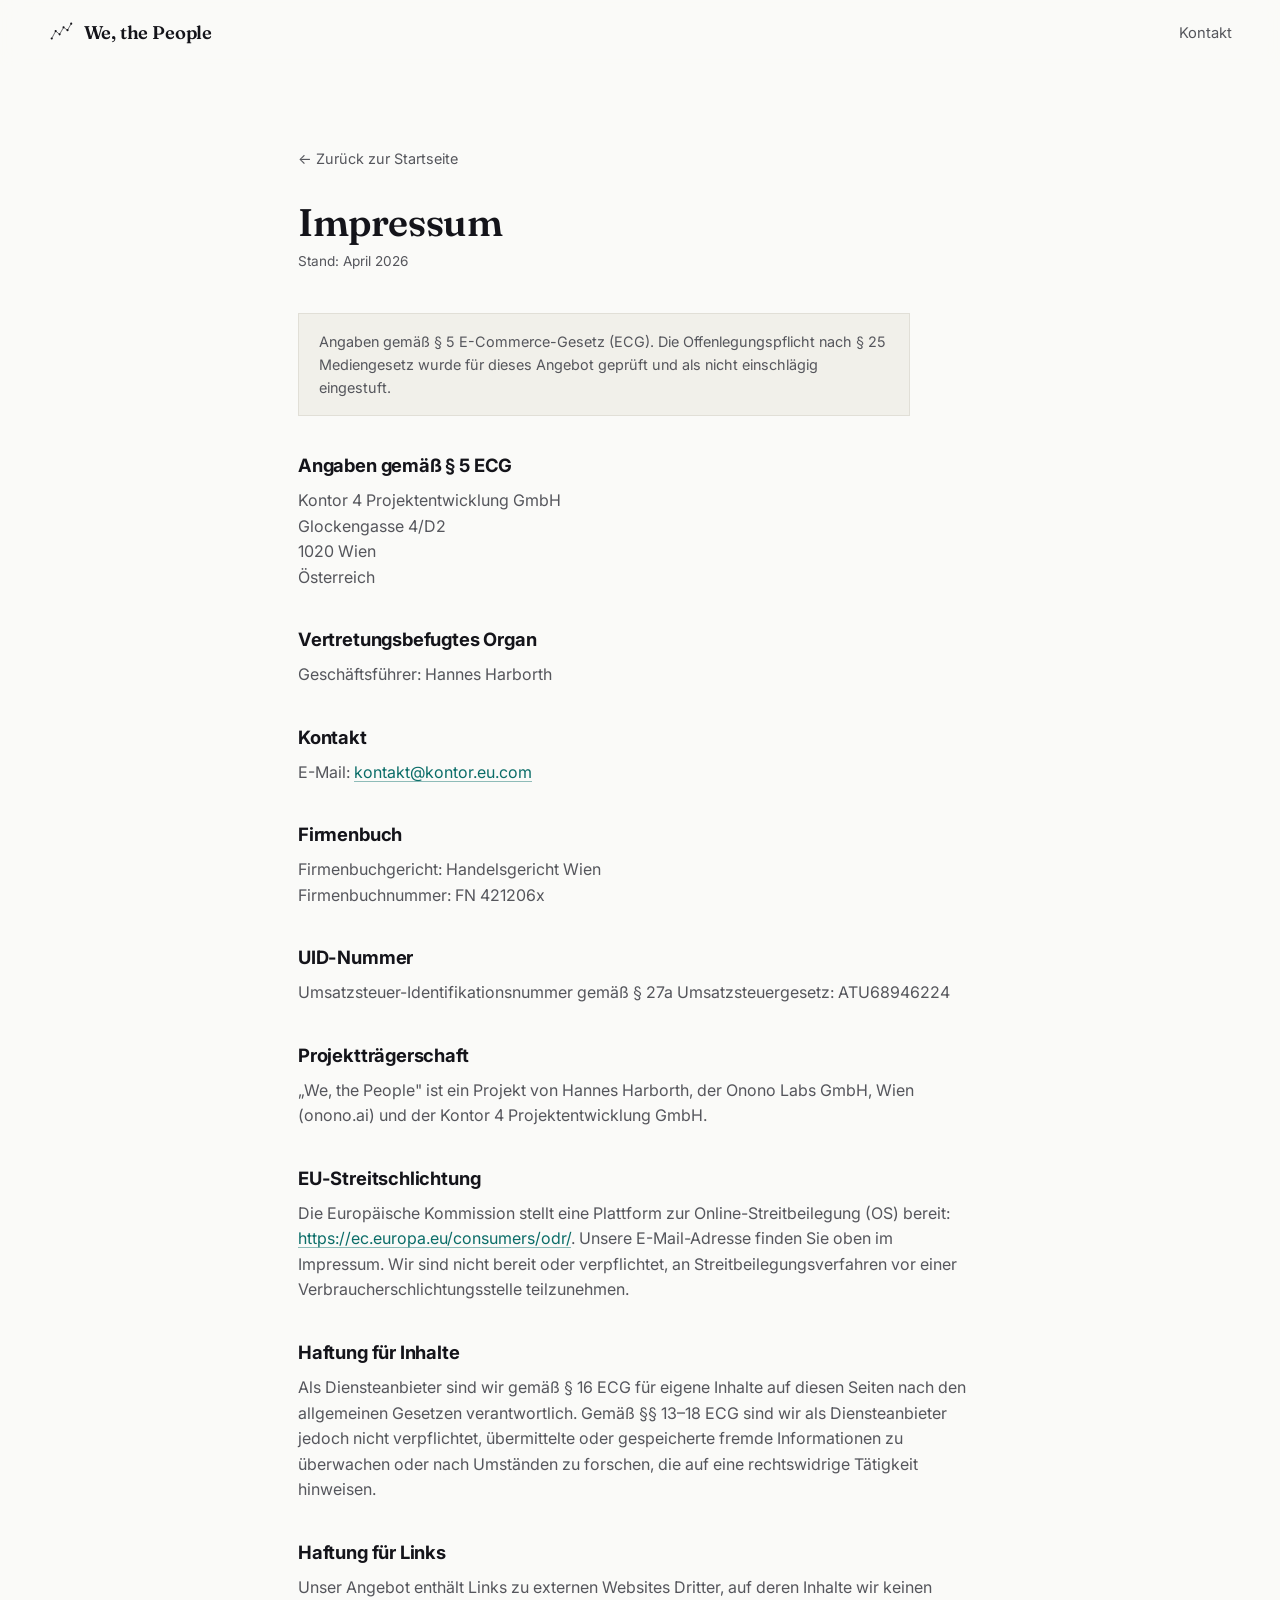
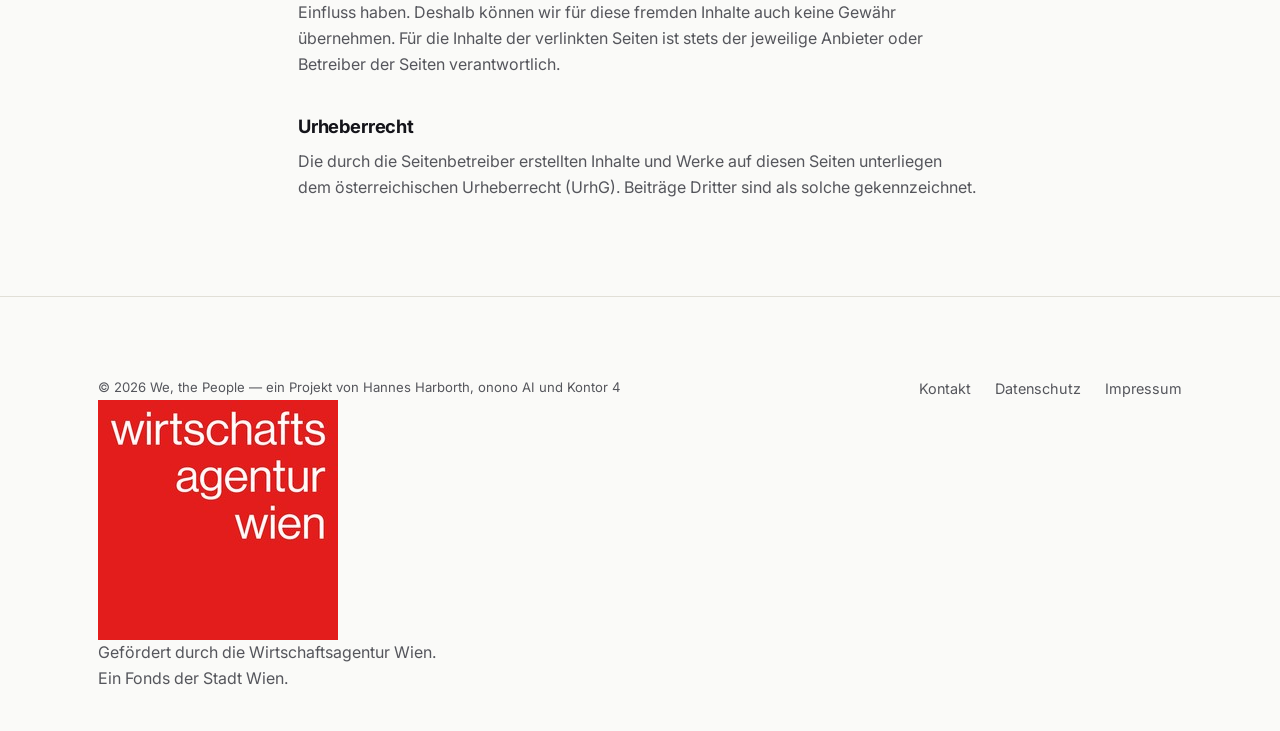
<file: impressum.html>
<!doctype html>
<html lang="de">
<head>
<meta charset="UTF-8">
<meta name="viewport" content="width=device-width, initial-scale=1">
<title>Impressum – We, the People</title>
<meta name="description" content="Impressum von We, the People, einem Projekt der Kontor 4 Projektentwicklung GmbH.">
<meta name="robots" content="noindex, follow">
<link rel="canonical" href="https://www.projectppl.com/impressum.html">
<link rel="icon" href="/assets/img/favicon.svg" type="image/svg+xml">
<link rel="preconnect" href="https://fonts.googleapis.com">
<link rel="preconnect" href="https://fonts.gstatic.com" crossorigin>
<link href="https://fonts.googleapis.com/css2?family=Fraunces:ital,opsz,wght@0,9..144,500;0,9..144,600;0,9..144,700;1,9..144,500&family=Inter:wght@400;500;600;700&display=swap" rel="stylesheet">
<link rel="stylesheet" href="/assets/css/style.css">
</head>
<body>
<a class="skip-link" href="#main">Zum Inhalt springen</a>
<header class="site-header">
  <a class="brand" href="/">
    <svg class="brand__mark" viewBox="0 0 112 112" aria-hidden="true">
      <path d="M 16.0 84.0 L 33.0 52.0 L 50.0 66.0 L 67.0 36.0 L 84.0 48.0 L 100.0 20.0" fill="none" stroke="currentColor" stroke-width="2.6" stroke-linecap="round" stroke-linejoin="round"/>
      <circle cx="16.0" cy="84.0" r="4.6" fill="currentColor"/><circle cx="33.0" cy="52.0" r="4.6" fill="currentColor"/><circle cx="50.0" cy="66.0" r="4.6" fill="currentColor"/><circle cx="67.0" cy="36.0" r="4.6" fill="currentColor"/><circle cx="84.0" cy="48.0" r="4.6" fill="currentColor"/><circle cx="100.0" cy="20.0" r="4.6" fill="currentColor"/>
    </svg>
    <span class="brand__word">We, the People</span>
  </a>
  <nav class="main-nav" aria-label="Hauptnavigation">
    <ul class="main-nav__list"><li><a href="/#kontakt">Kontakt</a></li></ul>
  </nav>
</header>

<main id="main">
  <section class="legal">
    <div class="container container--narrow">
      <a class="legal__back" href="/">← Zurück zur Startseite</a>
      <h1>Impressum</h1>
      <p class="legal__updated">Stand: April 2026</p>

      <div class="legal__notice">
        Angaben gemäß § 5 E-Commerce-Gesetz (ECG). Die Offenlegungspflicht nach § 25 Mediengesetz wurde für dieses Angebot geprüft und als nicht einschlägig eingestuft.
      </div>

      <h2>Angaben gemäß § 5 ECG</h2>
      <p>
        Kontor 4 Projektentwicklung GmbH<br>
        Glockengasse 4/D2<br>
        1020 Wien<br>
        Österreich
      </p>

      <h2>Vertretungsbefugtes Organ</h2>
      <p>Geschäftsführer: Hannes Harborth</p>

      <h2>Kontakt</h2>
      <p>E-Mail: <a class="link-inline" href="mailto:kontakt@kontor.eu.com">kontakt@kontor.eu.com</a></p>

      <h2>Firmenbuch</h2>
      <p>
        Firmenbuchgericht: Handelsgericht Wien<br>
        Firmenbuchnummer: FN 421206x
      </p>

      <h2>UID-Nummer</h2>
      <p>Umsatzsteuer-Identifikationsnummer gemäß § 27a Umsatzsteuergesetz: ATU68946224</p>

      <h2>Projektträgerschaft</h2>
      <p>„We, the People" ist ein Projekt von Hannes Harborth, der Onono Labs GmbH, Wien (onono.ai) und der Kontor 4 Projektentwicklung GmbH.</p>

      <h2>EU-Streitschlichtung</h2>
      <p>Die Europäische Kommission stellt eine Plattform zur Online-Streitbeilegung (OS) bereit: <a class="link-inline" href="https://ec.europa.eu/consumers/odr/" target="_blank" rel="noopener">https://ec.europa.eu/consumers/odr/</a>. Unsere E-Mail-Adresse finden Sie oben im Impressum. Wir sind nicht bereit oder verpflichtet, an Streitbeilegungsverfahren vor einer Verbraucherschlichtungsstelle teilzunehmen.</p>

      <h2>Haftung für Inhalte</h2>
      <p>Als Diensteanbieter sind wir gemäß § 16 ECG für eigene Inhalte auf diesen Seiten nach den allgemeinen Gesetzen verantwortlich. Gemäß §§ 13–18 ECG sind wir als Diensteanbieter jedoch nicht verpflichtet, übermittelte oder gespeicherte fremde Informationen zu überwachen oder nach Umständen zu forschen, die auf eine rechtswidrige Tätigkeit hinweisen.</p>

      <h2>Haftung für Links</h2>
      <p>Unser Angebot enthält Links zu externen Websites Dritter, auf deren Inhalte wir keinen Einfluss haben. Deshalb können wir für diese fremden Inhalte auch keine Gewähr übernehmen. Für die Inhalte der verlinkten Seiten ist stets der jeweilige Anbieter oder Betreiber der Seiten verantwortlich.</p>

      <h2>Urheberrecht</h2>
      <p>Die durch die Seitenbetreiber erstellten Inhalte und Werke auf diesen Seiten unterliegen dem österreichischen Urheberrecht (UrhG). Beiträge Dritter sind als solche gekennzeichnet.</p>
    </div>
  </section>
</main>

<footer class="site-footer">
  <div class="container">
    <div class="site-footer__bottom">
      <span class="site-footer__credit">© <span id="year">2026</span> We, the People — ein Projekt von Hannes Harborth, onono AI und Kontor 4</span>
      <nav class="site-footer__nav" aria-label="Footer-Navigation">
        <a href="/#kontakt">Kontakt</a>
        <a href="/datenschutz.html">Datenschutz</a>
        <a href="/impressum.html">Impressum</a>
      </nav>
    </div>
    <div class="site-footer__funding">
      <img src="/assets/img/wirtschaftsagentur-wien-logo.jpg" alt="Logo der Wirtschaftsagentur Wien" width="240" height="240" loading="lazy">
      <p>Gefördert durch die Wirtschaftsagentur Wien.<br>Ein Fonds der Stadt Wien.</p>
    </div>
  </div>
</footer>
<script src="/assets/js/main.js" defer></script>
</body>
</html>
</file>
<file: assets/css/style.css>
/* =========================================================================
   We, the People — style.css
   Editorial meets Data. Monochrome base, single teal signal accent.
   ========================================================================= */

:root {
  /* Colour system */
  --bg: #FAFAF8;
  --bg-alt: #F1F0EA;
  --bg-dark: #101014;
  --bg-dark-alt: #17171C;

  --text: #14141A;
  --text-dark: #F4F3EF;

  --muted: #55565C;
  --muted-dark: #9C9DA3;

  --line: #E1DFD7;
  --line-dark: #2A2A30;

  --accent: #0B6D68;        /* AA-safe on light bg, and for white text on it */
  --accent-bright: #14A39A; /* decorative only: dots, glows, progress */
  --accent-tint: #E1F1EF;
  --accent-on-dark: #3FC2BA;

  --font-display: "Fraunces", Georgia, "Times New Roman", serif;
  --font-body: "Inter", -apple-system, BlinkMacSystemFont, "Segoe UI", sans-serif;

  --container: 1180px;
  --container-narrow: 780px;
  --gap: clamp(1.25rem, 3vw, 2.5rem);

  --ease: cubic-bezier(0.22, 1, 0.36, 1);
}

/* ---------- Reset ------------------------------------------------------- */
*, *::before, *::after { box-sizing: border-box; }
html { scroll-behavior: smooth; }
@media (prefers-reduced-motion: reduce) {
  html { scroll-behavior: auto; }
  *, *::before, *::after {
    animation-duration: 0.001ms !important;
    animation-iteration-count: 1 !important;
    transition-duration: 0.001ms !important;
    scroll-behavior: auto !important;
  }
}

body, h1, h2, h3, h4, p, figure { margin: 0; }
ul { margin: 0; padding: 0; list-style: none; }
img, svg { display: block; max-width: 100%; }
a { color: inherit; }
button, input, textarea { font: inherit; color: inherit; }

body {
  background: var(--bg);
  color: var(--text);
  font-family: var(--font-body);
  font-size: 16px;
  line-height: 1.6;
  -webkit-font-smoothing: antialiased;
  text-rendering: optimizeLegibility;
}

.container {
  width: 100%;
  max-width: var(--container);
  margin-inline: auto;
  padding-inline: clamp(1.25rem, 5vw, 3rem);
}

.container--narrow { max-width: var(--container-narrow); }

section { position: relative; }

/* ---------- Skip link ---------------------------------------------------- */
.skip-link {
  position: absolute;
  left: 1rem;
  top: -3rem;
  background: var(--text);
  color: var(--bg);
  padding: 0.75rem 1.25rem;
  border-radius: 4px;
  z-index: 100;
  transition: top 0.2s var(--ease);
  font-size: 0.9rem;
}
.skip-link:focus { top: 1rem; }

/* ---------- Focus states -------------------------------------------------- */
a:focus-visible,
button:focus-visible,
input:focus-visible,
textarea:focus-visible {
  outline: 2px solid var(--accent);
  outline-offset: 3px;
  border-radius: 2px;
}

/* ---------- Typography ---------------------------------------------------- */
.eyebrow {
  font-family: var(--font-body);
  font-size: 0.78rem;
  font-weight: 600;
  letter-spacing: 0.16em;
  text-transform: uppercase;
  color: var(--muted);
}
.eyebrow--accent { color: var(--accent); }

h1, h2, h3 {
  font-family: var(--font-display);
  font-weight: 600;
  line-height: 1.08;
  letter-spacing: -0.01em;
}

h2 {
  font-size: clamp(1.9rem, 4.2vw, 2.9rem);
  max-width: 18ch;
}

h3 {
  font-size: clamp(1.25rem, 2.2vw, 1.55rem);
  font-weight: 600;
}

p.lede {
  font-size: clamp(1.05rem, 2vw, 1.25rem);
  color: var(--muted);
  max-width: 52ch;
  line-height: 1.65;
}

p { color: var(--muted); max-width: 62ch; }
p + p { margin-top: 1em; }

.text-body-strong { color: var(--text); }

.section-head {
  display: flex;
  flex-direction: column;
  gap: 1.1rem;
  margin-bottom: clamp(2.25rem, 5vw, 4rem);
}

/* ---------- Buttons / links ------------------------------------------------ */
.btn {
  display: inline-flex;
  align-items: center;
  gap: 0.6rem;
  padding: 0.85rem 1.6rem;
  border-radius: 2px;
  font-size: 0.95rem;
  font-weight: 600;
  text-decoration: none;
  border: 1px solid transparent;
  cursor: pointer;
  transition: transform 0.2s var(--ease), background 0.2s var(--ease), border-color 0.2s var(--ease), color 0.2s var(--ease);
}
.btn:hover { transform: translateY(-1px); }

.btn--primary {
  background: var(--text);
  color: var(--bg);
}
.btn--primary:hover { background: var(--accent); }

.btn--ghost {
  background: transparent;
  border-color: var(--line);
  color: var(--text);
}
.btn--ghost:hover { border-color: var(--text); }

.btn--on-dark {
  background: var(--accent-on-dark);
  color: var(--bg-dark);
}
.btn--on-dark:hover { background: var(--text-dark); }

.link-inline {
  color: var(--accent);
  text-decoration: underline;
  text-underline-offset: 3px;
  text-decoration-color: color-mix(in srgb, var(--accent) 45%, transparent);
}
.link-inline:hover { text-decoration-color: var(--accent); }

/* ---------- Header --------------------------------------------------------- */
.site-header {
  position: sticky;
  top: 0;
  z-index: 50;
  display: flex;
  align-items: center;
  justify-content: space-between;
  padding: 1.1rem clamp(1.25rem, 5vw, 3rem);
  background: color-mix(in srgb, var(--bg) 88%, transparent);
  backdrop-filter: blur(10px);
  border-bottom: 1px solid transparent;
  transition: border-color 0.3s var(--ease), background 0.3s var(--ease);
}
.site-header.is-scrolled { border-bottom-color: var(--line); }

.brand {
  display: inline-flex;
  align-items: center;
  gap: 0.6rem;
  text-decoration: none;
  color: var(--text);
}
.brand__mark { width: 26px; height: 26px; color: var(--text); flex-shrink: 0; }
.brand__word {
  font-family: var(--font-display);
  font-weight: 600;
  font-size: 1.15rem;
  letter-spacing: -0.01em;
}

.main-nav { display: flex; align-items: center; gap: clamp(1.1rem, 2.5vw, 2rem); }
.main-nav__list { display: flex; gap: clamp(1.1rem, 2.5vw, 2rem); }
.main-nav__list a {
  font-size: 0.92rem;
  text-decoration: none;
  color: var(--muted);
  transition: color 0.2s var(--ease);
}
.main-nav__list a:hover { color: var(--text); }

.nav-toggle {
  display: none;
  background: none;
  border: none;
  cursor: pointer;
  padding: 0.4rem;
}
.nav-toggle__bar {
  display: block;
  width: 22px;
  height: 2px;
  background: var(--text);
  margin: 5px 0;
  transition: transform 0.25s var(--ease), opacity 0.25s var(--ease);
}

@media (max-width: 760px) {
  .main-nav__list { display: none; }
  .main-nav.is-open .main-nav__list {
    display: flex;
    flex-direction: column;
    position: absolute;
    top: 100%;
    left: 0;
    right: 0;
    background: var(--bg);
    border-bottom: 1px solid var(--line);
    padding: 1.25rem clamp(1.25rem, 5vw, 3rem) 1.75rem;
    gap: 1rem;
  }
  .nav-toggle { display: block; }
  .main-nav.is-open .nav-toggle__bar:nth-child(1) { transform: translateY(7px) rotate(45deg); }
  .main-nav.is-open .nav-toggle__bar:nth-child(2) { opacity: 0; }
  .main-nav.is-open .nav-toggle__bar:nth-child(3) { transform: translateY(-7px) rotate(-45deg); }
  .main-nav__cta { display: none; }
}

/* ---------- Hero ----------------------------------------------------------- */
.hero {
  padding: clamp(3.5rem, 10vw, 7.5rem) 0 clamp(3rem, 8vw, 5rem);
  overflow: hidden;
}
.hero__inner { max-width: 880px; }
.hero__eyebrow { margin-bottom: 1.5rem; }

.hero__headline {
  font-size: clamp(2.4rem, 6.4vw, 4.4rem);
  line-height: 1.05;
}
.hero__headline .line { display: block; }
.hero__headline .line--muted { color: var(--muted); font-weight: 500; }
.hero__headline .line--signal {
  color: var(--text);
  position: relative;
  display: inline-block;
}
.hero__headline .line--signal::after {
  content: "";
  position: absolute;
  left: 0;
  bottom: 0.06em;
  width: 100%;
  height: 0.22em;
  background: var(--accent-bright);
  opacity: 0.35;
  z-index: -1;
  transform-origin: left;
  transform: scaleX(0);
  animation: underline-grow 1.1s 0.5s var(--ease) forwards;
}
@media (prefers-reduced-motion: reduce) {
  .hero__headline .line--signal::after { animation: none; transform: scaleX(1); }
}
@keyframes underline-grow { to { transform: scaleX(1); } }

.hero__kicker {
  font-family: var(--font-display);
  font-weight: 500;
  font-style: italic;
  font-size: clamp(1.15rem, 2.4vw, 1.5rem);
  color: var(--muted);
  margin-top: 1.5rem;
}

.hero__lede {
  margin-top: 1.75rem;
  font-size: clamp(1.05rem, 2vw, 1.2rem);
  color: var(--muted);
  max-width: 54ch;
}

.hero__actions {
  margin-top: 2.5rem;
  display: flex;
  flex-wrap: wrap;
  align-items: center;
  gap: 1.25rem;
}

.hero__visual {
  margin-top: clamp(3rem, 8vw, 5rem);
  border-top: 1px solid var(--line);
  padding-top: clamp(1.5rem, 4vw, 2.5rem);
}
.hero__signal-svg { width: 100%; height: auto; max-width: 640px; color: var(--text); }

/* ---------- Process section -------------------------------------------- */
.process {
  padding: clamp(4rem, 10vw, 7rem) 0;
  background: var(--bg-alt);
}

.process__sources {
  font-size: 0.85rem;
  color: var(--muted);
  margin-top: 0.75rem;
}
.process__sources span { color: var(--muted); }
.process__sources span + span::before { content: " · "; color: var(--line); }

.process-steps {
  position: relative;
  display: grid;
  gap: 0;
  counter-reset: step;
}

.process-step {
  display: grid;
  grid-template-columns: 64px 1fr;
  gap: clamp(1rem, 3vw, 2rem);
  padding: clamp(1.75rem, 4vw, 2.5rem) 0;
  border-top: 1px solid var(--line);
  opacity: 0;
  transform: translateY(18px);
  transition: opacity 0.7s var(--ease), transform 0.7s var(--ease);
}
.process-step:last-child { border-bottom: 1px solid var(--line); }
.process-step.is-visible { opacity: 1; transform: translateY(0); }
@media (prefers-reduced-motion: reduce) {
  .process-step { opacity: 1; transform: none; }
}

.process-step__index {
  font-family: var(--font-display);
  font-size: 1.6rem;
  color: var(--muted-dark, var(--muted));
  opacity: 0.55;
}

.process-step__body h3 { margin-bottom: 0.6rem; }
.process-step__questions {
  margin-top: 0.85rem;
  display: flex;
  flex-wrap: wrap;
  gap: 0.5rem 1.25rem;
}
.process-step__questions span {
  font-size: 0.88rem;
  color: var(--muted);
  position: relative;
  padding-left: 1rem;
}
.process-step__questions span::before {
  content: "";
  position: absolute;
  left: 0;
  top: 0.55em;
  width: 5px;
  height: 5px;
  border-radius: 50%;
  background: var(--accent-bright);
}

/* Signal build animation canvas within step 2 & 3 */
.signal-canvas {
  margin-top: 1.5rem;
  width: 100%;
  max-width: 420px;
  height: 140px;
  color: var(--text);
}
.signal-canvas .noise-dot { fill: var(--muted); opacity: 0; transition: opacity 0.5s var(--ease); }
.signal-canvas.is-visible .noise-dot { opacity: 0.45; }
.signal-canvas .signal-dot { fill: var(--accent-bright); opacity: 0; transform: scale(0.4); transform-box: fill-box; transform-origin: center; transition: opacity 0.5s var(--ease), transform 0.5s var(--ease); }
.signal-canvas.is-visible .signal-dot { opacity: 1; transform: scale(1); }
.signal-canvas .signal-line {
  fill: none;
  stroke: var(--accent-bright);
  stroke-width: 2;
  stroke-linecap: round;
  stroke-linejoin: round;
  stroke-dasharray: 420;
  stroke-dashoffset: 420;
  transition: stroke-dashoffset 1.1s var(--ease);
}
.signal-canvas.is-visible .signal-line { stroke-dashoffset: 0; }
@media (prefers-reduced-motion: reduce) {
  .signal-canvas .noise-dot,
  .signal-canvas .signal-dot { opacity: 1; transform: none; }
  .signal-canvas .signal-line { stroke-dashoffset: 0; }
}

/* stagger noise dots */
.signal-canvas.is-visible .noise-dot:nth-child(1) { transition-delay: 0.02s; }
.signal-canvas.is-visible .noise-dot:nth-child(2) { transition-delay: 0.06s; }
.signal-canvas.is-visible .noise-dot:nth-child(3) { transition-delay: 0.10s; }
.signal-canvas.is-visible .noise-dot:nth-child(4) { transition-delay: 0.14s; }
.signal-canvas.is-visible .noise-dot:nth-child(5) { transition-delay: 0.18s; }
.signal-canvas.is-visible .noise-dot:nth-child(6) { transition-delay: 0.22s; }
.signal-canvas.is-visible .noise-dot:nth-child(7) { transition-delay: 0.26s; }
.signal-canvas.is-visible .noise-dot:nth-child(8) { transition-delay: 0.30s; }
.signal-canvas.is-visible .signal-dot:nth-of-type(1) { transition-delay: 0.35s; }
.signal-canvas.is-visible .signal-dot:nth-of-type(2) { transition-delay: 0.45s; }
.signal-canvas.is-visible .signal-dot:nth-of-type(3) { transition-delay: 0.55s; }
.signal-canvas.is-visible .signal-dot:nth-of-type(4) { transition-delay: 0.65s; }
.signal-canvas.is-visible .signal-dot:nth-of-type(5) { transition-delay: 0.75s; }

/* ---------- Diagram (pipeline) section ---------------------------------- */
.pipeline {
  padding: clamp(4rem, 10vw, 7rem) 0;
}
.pipeline__note {
  max-width: 46ch;
  margin-top: -0.5rem;
}
.pipeline__diagram-wrap {
  margin-top: clamp(2.5rem, 6vw, 4rem);
  overflow-x: auto;
  padding-bottom: 0.5rem;
}
.pipeline__svg { width: 100%; min-width: 640px; height: auto; }

.pipeline__svg .p-link {
  fill: none;
  stroke: var(--line);
  stroke-width: 1.5;
}
.pipeline__svg .p-link--feedback {
  stroke: var(--muted);
  stroke-dasharray: 3 5;
  opacity: 0.6;
}
.pipeline__svg .p-pulse {
  fill: var(--accent-bright);
  opacity: 0;
  offset-distance: 0%;
}
.pipeline__svg.is-visible .p-pulse { animation: pulse-travel 3.6s linear infinite; }
@media (prefers-reduced-motion: reduce) {
  .pipeline__svg .p-pulse { display: none; }
}
@keyframes pulse-travel {
  0% { offset-distance: 0%; opacity: 0; }
  6% { opacity: 1; }
  90% { opacity: 1; }
  100% { offset-distance: 100%; opacity: 0; }
}

.pipeline__svg .p-node circle {
  fill: var(--bg);
  stroke: var(--text);
  stroke-width: 1.5;
}
.pipeline__svg .p-node.is-accent circle {
  stroke: var(--accent);
  fill: var(--accent-tint);
}
.pipeline__svg .p-node text {
  font-family: var(--font-body);
  font-size: 11.5px;
  fill: var(--text);
}
.pipeline__svg .p-node .p-node__sub {
  fill: var(--muted);
  font-size: 10px;
}

.pipeline__legend {
  margin-top: 1.5rem;
  display: flex;
  flex-wrap: wrap;
  gap: 1.5rem;
  font-size: 0.85rem;
  color: var(--muted);
}
.pipeline__legend span { display: inline-flex; align-items: center; gap: 0.5rem; }
.pipeline__legend .swatch { width: 18px; height: 0; border-top: 1.5px solid var(--line); }
.pipeline__legend .swatch--feedback { border-top: 1.5px dashed var(--muted); }

/* ---------- Vision section ----------------------------------------------- */
.vision {
  padding: clamp(4rem, 10vw, 7rem) 0;
  background: var(--bg-alt);
}
.vision__grid {
  display: grid;
  grid-template-columns: 1.1fr 1fr;
  gap: clamp(2rem, 6vw, 5rem);
  align-items: start;
}
@media (max-width: 860px) {
  .vision__grid { grid-template-columns: 1fr; }
}
.vision__chain {
  display: flex;
  flex-direction: column;
  gap: 0.9rem;
  margin-top: 0.5rem;
}
.vision__chain-item {
  display: flex;
  gap: 0.85rem;
  align-items: baseline;
  font-size: 1.02rem;
  color: var(--text);
  padding-bottom: 0.9rem;
  border-bottom: 1px solid var(--line);
}
.vision__chain-item:last-child { border-bottom: none; }
.vision__chain-item .chain-arrow { color: var(--accent-bright); font-family: var(--font-display); }

.vision__statement {
  font-family: var(--font-display);
  font-size: clamp(1.3rem, 2.6vw, 1.7rem);
  font-weight: 600;
  margin-top: 1.75rem;
  line-height: 1.35;
}

/* ---------- Thesis section ------------------------------------------------ */
.thesis {
  padding: clamp(5rem, 12vw, 9rem) 0;
  text-align: center;
}
.thesis__statement {
  font-family: var(--font-display);
  font-weight: 600;
  font-size: clamp(2rem, 5.2vw, 3.4rem);
  line-height: 1.15;
  max-width: 18ch;
  margin-inline: auto;
}
.thesis__body {
  margin: 2rem auto 0;
  max-width: 58ch;
  font-size: 1.05rem;
}
.thesis__body p { margin-inline: auto; }

/* Claim block — strongest visual statement */
.claim {
  padding: clamp(4.5rem, 11vw, 8rem) 0;
  background: var(--bg-dark);
  color: var(--text-dark);
  text-align: center;
}
.claim__text {
  font-family: var(--font-display);
  font-weight: 600;
  font-size: clamp(2rem, 6vw, 3.8rem);
  line-height: 1.18;
  max-width: 20ch;
  margin-inline: auto;
}
.claim__text .dim { color: var(--muted-dark); }
.claim__text .bright { color: var(--accent-on-dark); }

/* ---------- Partner section ------------------------------------------------ */
.partner {
  padding: clamp(4.5rem, 11vw, 8rem) 0;
  background: var(--text);
  color: var(--text-dark);
  position: relative;
}
.partner .eyebrow { color: var(--accent-on-dark); }
.partner h2 { color: var(--text-dark); max-width: 20ch; }
.partner p.lede { color: var(--muted-dark); }
.partner__questions {
  margin-top: 1.5rem;
  display: flex;
  flex-direction: column;
  gap: 0.75rem;
  max-width: 58ch;
}
.partner__questions p { color: var(--muted-dark); }
.partner__actions {
  margin-top: 2.5rem;
  display: flex;
  flex-wrap: wrap;
  align-items: center;
  gap: 1.5rem;
}
.partner__tagline {
  margin-top: 2.5rem;
  font-family: var(--font-display);
  font-style: italic;
  font-size: 1.15rem;
  color: var(--muted-dark);
}

/* ---------- Contact section ------------------------------------------------ */
.contact {
  padding: clamp(4.5rem, 10vw, 7rem) 0;
}
.contact__grid {
  display: grid;
  grid-template-columns: 1fr 1fr;
  gap: clamp(2.5rem, 6vw, 5rem);
}
@media (max-width: 860px) {
  .contact__grid { grid-template-columns: 1fr; }
}
.contact__email {
  display: inline-block;
  margin-top: 1.25rem;
  font-family: var(--font-display);
  font-size: clamp(1.3rem, 2.6vw, 1.7rem);
  color: var(--text);
  text-decoration: none;
  border-bottom: 1px solid var(--line);
  padding-bottom: 0.2rem;
}
.contact__email:hover { border-color: var(--accent); color: var(--accent); }

.form-field { margin-bottom: 1.25rem; }
.form-field label {
  display: block;
  font-size: 0.85rem;
  font-weight: 600;
  margin-bottom: 0.5rem;
  color: var(--text);
}
.form-field input,
.form-field textarea {
  width: 100%;
  padding: 0.85rem 1rem;
  border: 1px solid var(--line);
  border-radius: 2px;
  background: var(--bg);
  font-size: 0.98rem;
  transition: border-color 0.2s var(--ease);
}
.form-field input:focus,
.form-field textarea:focus { border-color: var(--accent); outline: none; }
.form-field textarea { resize: vertical; min-height: 120px; }

.form-note {
  font-size: 0.82rem;
  color: var(--muted);
  margin-top: 1rem;
  max-width: 46ch;
}
.form-note a { color: var(--accent); text-decoration: underline; text-underline-offset: 2px; }

.form-status {
  margin-top: 1rem;
  font-size: 0.92rem;
  display: none;
}
.form-status.is-success { display: block; color: var(--accent); }
.form-status.is-error { display: block; color: #B4472F; }

/* honeypot */
.hp-field { position: absolute; left: -9999px; width: 1px; height: 1px; overflow: hidden; }

/* ---------- Footer ---------------------------------------------------------- */
.site-footer {
  border-top: 1px solid var(--line);
  padding: clamp(2.5rem, 6vw, 3.5rem) 0 clamp(1.75rem, 4vw, 2.5rem);
}
.site-footer__top {
  display: flex;
  flex-wrap: wrap;
  justify-content: space-between;
  gap: 2rem;
  padding-bottom: 2rem;
  border-bottom: 1px solid var(--line);
}
.site-footer__brand { display: flex; align-items: center; gap: 0.6rem; }
.site-footer__brand .brand__mark { width: 22px; height: 22px; }
.site-footer__tagline {
  font-size: 0.9rem;
  color: var(--muted);
  letter-spacing: 0.03em;
}
.site-footer__nav {
  display: flex;
  gap: 1.5rem;
  flex-wrap: wrap;
}
.site-footer__nav a {
  font-size: 0.9rem;
  color: var(--muted);
  text-decoration: none;
}
.site-footer__nav a:hover { color: var(--text); }
.site-footer__bottom {
  margin-top: 1.5rem;
  display: flex;
  flex-wrap: wrap;
  justify-content: space-between;
  gap: 0.75rem;
  font-size: 0.82rem;
  color: var(--muted);
}
.site-footer__quote {
  font-family: var(--font-display);
  font-style: italic;
}

/* ---------- Legal pages ------------------------------------------------------ */
.legal {
  padding: clamp(3rem, 8vw, 5rem) 0 clamp(4rem, 8vw, 6rem);
}
.legal h1 { font-size: clamp(1.8rem, 4vw, 2.4rem); margin-bottom: 0.5rem; }
.legal__updated { font-size: 0.85rem; color: var(--muted); margin-bottom: 2.5rem; }
.legal h2 {
  font-size: 1.15rem;
  font-family: var(--font-body);
  font-weight: 700;
  max-width: none;
  margin-top: 2.5rem;
  margin-bottom: 0.75rem;
}
.legal p, .legal li { color: var(--muted); max-width: 68ch; }
.legal ul { list-style: disc; padding-left: 1.25rem; margin-top: 0.5rem; }
.legal li { margin-bottom: 0.4rem; }
.legal .placeholder {
  background: var(--accent-tint);
  color: var(--accent);
  padding: 0.05em 0.4em;
  border-radius: 2px;
  font-weight: 600;
  font-size: 0.95em;
}
.legal__notice {
  margin-bottom: 2.5rem;
  padding: 1rem 1.25rem;
  border: 1px solid var(--line);
  background: var(--bg-alt);
  font-size: 0.9rem;
  color: var(--muted);
  max-width: 68ch;
}
.legal__back {
  display: inline-flex;
  margin-bottom: 2rem;
  font-size: 0.9rem;
  color: var(--muted);
  text-decoration: none;
}
.legal__back:hover { color: var(--text); }

/* ---------- Utility --------------------------------------------------------- */
.visually-hidden {
  position: absolute;
  width: 1px; height: 1px;
  padding: 0; margin: -1px;
  overflow: hidden;
  clip: rect(0,0,0,0);
  white-space: nowrap;
  border: 0;
}

.fade-in {
  opacity: 0;
  transform: translateY(16px);
  transition: opacity 0.7s var(--ease), transform 0.7s var(--ease);
}
.fade-in.is-visible { opacity: 1; transform: translateY(0); }
@media (prefers-reduced-motion: reduce) {
  .fade-in { opacity: 1; transform: none; }
}
</file>
